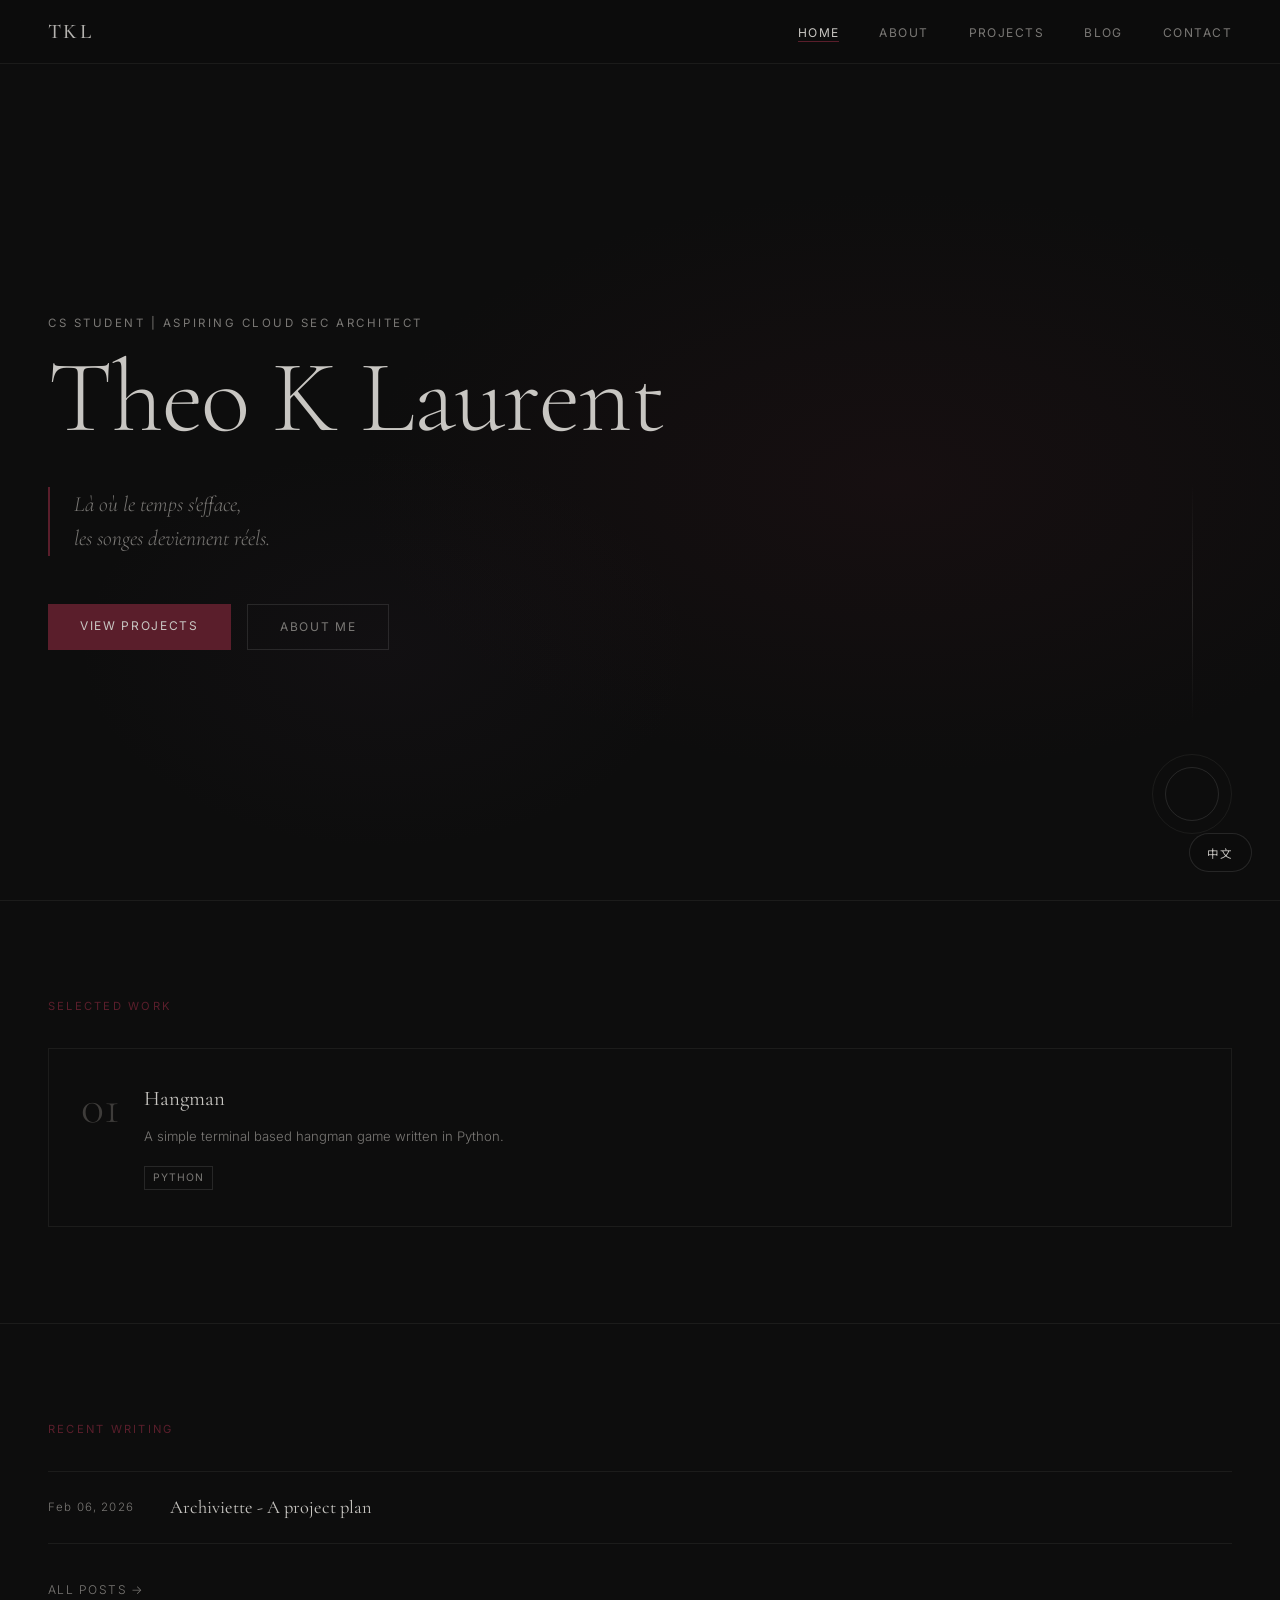
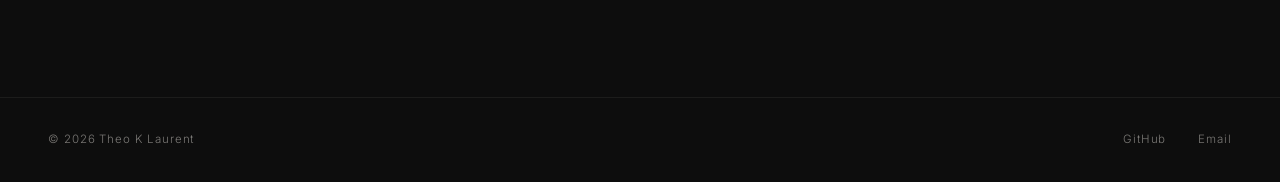
<file: index.html>
<!doctype html>
<html lang="en">
    <head>
        <meta charset="UTF-8" />
        <meta name="viewport" content="width=device-width, initial-scale=1.0" />
        <title data-en-title="Theo K Laurent - CS Student" data-zh-title="刘允佑 - 计算机科学学生">Theo K Laurent - CS Student</title>
        <link rel="preconnect" href="https://fonts.googleapis.com" />
        <link rel="preconnect" href="https://fonts.gstatic.com" crossorigin />
        <link
            href="https://fonts.googleapis.com/css2?family=Cormorant+Garamond:ital,wght@0,300;0,400;0,500;0,600;1,300;1,400;1,500&family=Inter:wght@300;400;500&family=Noto+Sans+SC:wght@300;400;500&display=swap"
            rel="stylesheet"
        />
        <link rel="stylesheet" href="style.css" />
        <script>
            (function () {
                try {
                    if (localStorage.getItem("site-lang") === "zh") {
                        document.documentElement.lang = "zh-CN";
                    }
                } catch (e) {}
            })();
        </script>
    </head>
    <body>
        <nav class="nav">
            <a href="index.html" class="nav-logo">TKL</a>
            <ul class="nav-links">
                <li><a href="index.html" class="active" data-en="Home" data-zh="首页">Home</a></li>
                <li><a href="about.html" data-en="About" data-zh="关于">About</a></li>
                <li><a href="projects.html" data-en="Projects" data-zh="项目">Projects</a></li>
                <li><a href="blog.html" data-en="Blog" data-zh="博客">Blog</a></li>
                <li><a href="contact.html" data-en="Contact" data-zh="联系">Contact</a></li>
            </ul>
            <button class="nav-toggle" aria-label="Toggle menu">
                <span></span><span></span><span></span>
            </button>
        </nav>

        <main>
            <section class="hero">
                <div class="hero-inner">
                    <p class="hero-eyebrow" data-en="CS Student | Aspiring Cloud Sec Architect" data-zh="计算机科学学生 | 立志成为云安全架构师">
                        CS Student | Aspiring Cloud Sec Architect
                    </p>
                    <h1 class="hero-title" data-en="Theo K Laurent" data-zh="刘允佑">Theo K Laurent</h1>
                    <blockquote
                        class="hero-quote"
                        data-en="Là où le temps s'efface,<br />les songes deviennent réels."
                        data-zh="时光消隐之处，<br />梦境化为真实。"
                        data-html
                    >
                        Là où le temps s'efface,<br />les songes deviennent réels.
                    </blockquote>
                    <div class="hero-cta">
                        <a href="projects.html" class="btn-primary" data-en="View Projects" data-zh="查看项目"
                            >View Projects</a
                        >
                        <a href="about.html" class="btn-ghost" data-en="About Me" data-zh="关于我">About Me</a>
                    </div>
                </div>
                <div class="hero-deco" aria-hidden="true">
                    <div class="deco-line"></div>
                    <div class="deco-circle"></div>
                </div>
            </section>

            <section class="section-featured">
                <div class="section-label" data-en="Selected Work" data-zh="精选作品">Selected Work</div>
                <div class="projects-grid">
                    <a href="projects.html" class="project-card">
                        <div class="project-num">01</div>
                        <div class="project-info">
                            <h3>Hangman</h3>
                            <p data-en="A simple terminal based hangman game written in Python." data-zh="一个用 Python 写的简单终端版猎人游戏。">
                                A simple terminal based hangman game written in Python.
                            </p>
                            <span class="tag">Python</span>
                        </div>
                        <div class="project-arrow">→</div>
                    </a>
                </div>
            </section>

            <section class="section-blog-preview">
                <div class="section-label" data-en="Recent Writing" data-zh="近期文章">Recent Writing</div>
                <div class="posts-list">
                    <a href="blog.html" class="post-row">
                        <span class="post-date">Feb 06, 2026</span>
                        <span class="post-title" data-en="Archiviette - A project plan" data-zh="Archiviette —— 一份项目计划"
                            >Archiviette - A project plan</span
                        >
                        <span class="post-arrow">→</span>
                    </a>
                </div>
                <a href="blog.html" class="view-all" data-en="All posts →" data-zh="所有文章 →">All posts →</a>
            </section>
        </main>

        <footer class="footer">
            <span>© 2026 <span data-en="Theo K Laurent" data-zh="刘允佑">Theo K Laurent</span></span>
            <div class="footer-links">
                <a href="https://github.com/itheokl" target="_blank">GitHub</a>
                <a href="mailto:theoklaurent@icloud.com" data-en="Email" data-zh="邮箱">Email</a>
            </div>
        </footer>

        <button class="lang-toggle" aria-label="Switch language">
            <span class="lang-toggle-label">中文</span>
        </button>

        <script src="nav.js"></script>
        <script src="lang-toggle.js"></script>
    </body>
</html>
</file>
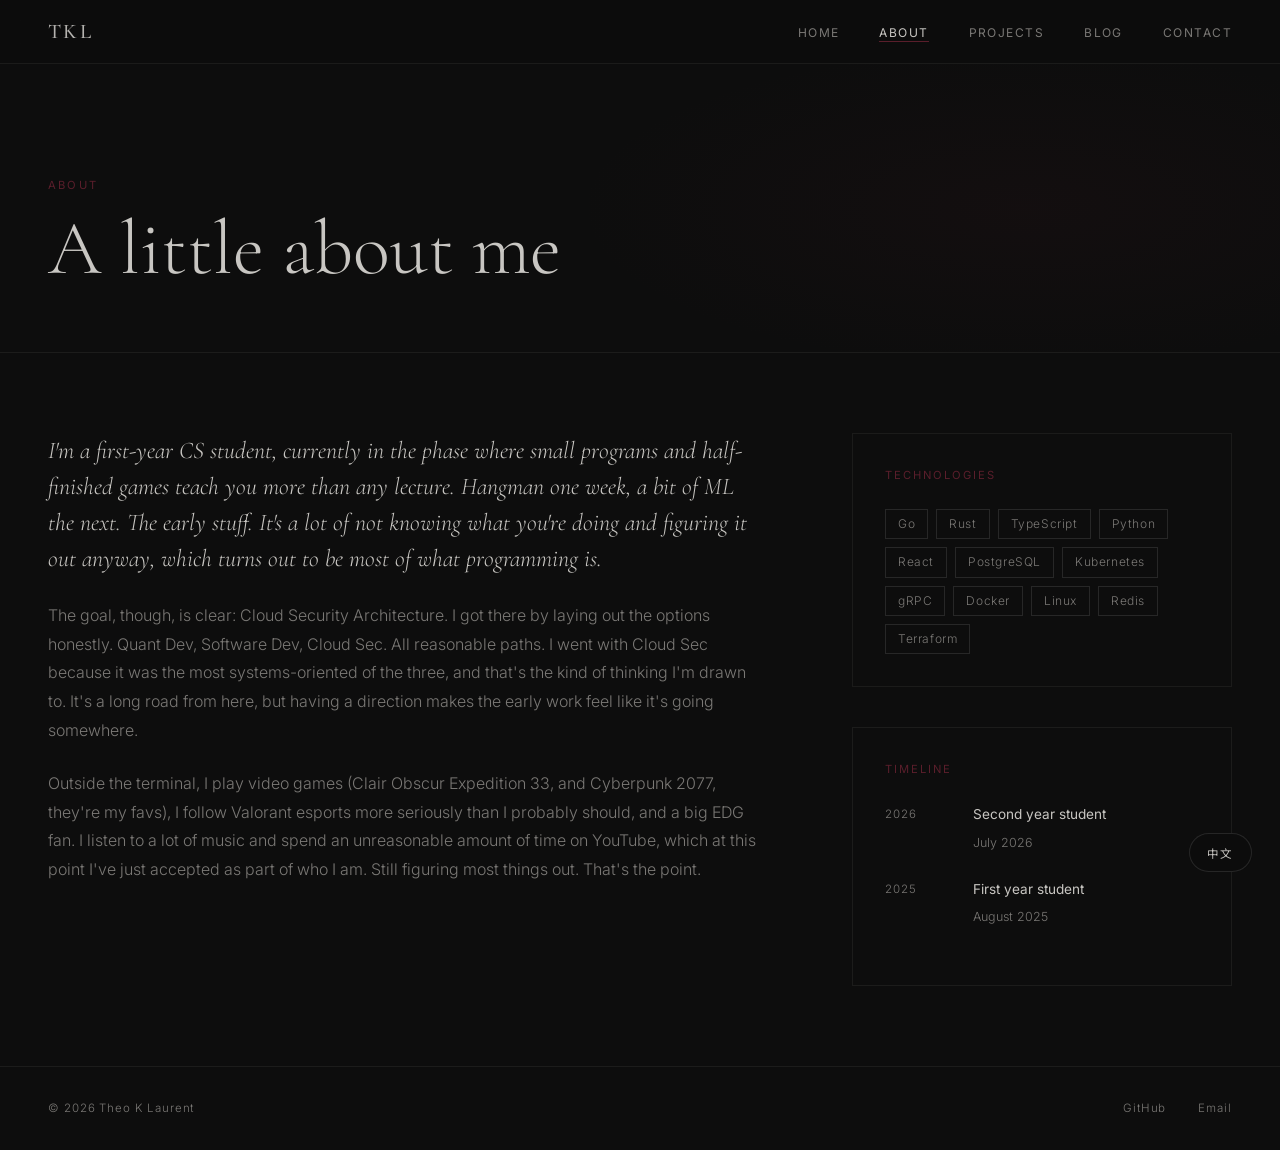
<file: about.html>
<!doctype html>
<html lang="en">
    <head>
        <meta charset="UTF-8" />
        <meta name="viewport" content="width=device-width, initial-scale=1.0" />
        <title data-en-title="About — Theo K Laurent" data-zh-title="关于 — 刘允佑">About — Theo K Laurent</title>
        <link rel="preconnect" href="https://fonts.googleapis.com" />
        <link rel="preconnect" href="https://fonts.gstatic.com" crossorigin />
        <link
            href="https://fonts.googleapis.com/css2?family=Cormorant+Garamond:ital,wght@0,300;0,400;0,500;0,600;1,300;1,400;1,500&family=Inter:wght@300;400;500&family=Noto+Sans+SC:wght@300;400;500&display=swap"
            rel="stylesheet"
        />
        <link rel="stylesheet" href="style.css" />
        <script>
            (function () {
                try {
                    if (localStorage.getItem("site-lang") === "zh") {
                        document.documentElement.lang = "zh-CN";
                    }
                } catch (e) {}
            })();
        </script>
    </head>
    <body>
        <nav class="nav">
            <a href="index.html" class="nav-logo">TKL</a>
            <ul class="nav-links">
                <li><a href="index.html" data-en="Home" data-zh="首页">Home</a></li>
                <li><a href="about.html" class="active" data-en="About" data-zh="关于">About</a></li>
                <li><a href="projects.html" data-en="Projects" data-zh="项目">Projects</a></li>
                <li><a href="blog.html" data-en="Blog" data-zh="博客">Blog</a></li>
                <li><a href="contact.html" data-en="Contact" data-zh="联系">Contact</a></li>
            </ul>
            <button class="nav-toggle" aria-label="Toggle menu">
                <span></span><span></span><span></span>
            </button>
        </nav>

        <main>
            <div class="page-header">
                <div class="section-label" data-en="About" data-zh="关于">About</div>
                <h1 data-en="A little about me" data-zh="关于我的一些事">A little about me</h1>
            </div>

            <div class="about-body">
                <div class="about-text">
                    <p
                        data-en="I'm a first-year CS student, currently in the phase where small programs and half-finished games teach you more than any lecture. Hangman one week, a bit of ML the next. The early stuff. It's a lot of not knowing what you're doing and figuring it out anyway, which turns out to be most of what programming is."
                        data-zh="我是一名计算机科学专业大一学生，现在正处在这样一个阶段：写写小程序、做做半成品小游戏，学到的东西比上课还多。这周写写 Hangman，下周折腾点机器学习。都是些入门的东西。大部分时候是不知道自己在干什么，但还是硬着头皮搞清楚，后来发现，编程本来就是这么回事。"
                    >
                        I'm a first-year CS student, currently in the phase where small programs and half-finished games teach you more than any lecture. Hangman one week, a bit of ML the next. The early stuff. It's a lot of not knowing what you're doing and figuring it out anyway, which turns out to be most of what programming is.
                    </p>
                    <p
                        data-en="The goal, though, is clear: Cloud Security Architecture. I got there by laying out the options honestly. Quant Dev, Software Dev, Cloud Sec. All reasonable paths. I went with Cloud Sec because it was the most systems-oriented of the three, and that's the kind of thinking I'm drawn to. It's a long road from here, but having a direction makes the early work feel like it's going somewhere."
                        data-zh="不过目标是明确的：云安全架构。我是老老实实把几个选项摆出来比较之后才定下来的——量化开发、软件开发、云安全，都是说得过去的路。我选了云安全，因为这三个里它最偏系统层面，而那正是我喜欢思考的方式。从现在到那里还有很长一段路，但有了方向，眼下做的这些基础功夫才感觉不是白费。"
                    >
                        The goal, though, is clear: Cloud Security Architecture. I got there by laying out the options honestly. Quant Dev, Software Dev, Cloud Sec. All reasonable paths. I went with Cloud Sec because it was the most systems-oriented of the three, and that's the kind of thinking I'm drawn to. It's a long road from here, but having a direction makes the early work feel like it's going somewhere.
                    </p>
                    <p
                        data-en="Outside the terminal, I play video games (Clair Obscur Expedition 33, and Cyberpunk 2077, they're my favs), I follow Valorant esports more seriously than I probably should, and a big EDG fan. I listen to a lot of music and spend an unreasonable amount of time on YouTube, which at this point I've just accepted as part of who I am. Still figuring most things out. That's the point."
                        data-zh="不写代码的时候，我会打打游戏（《Clair Obscur：远征33》和《赛博朋克2077》是我最喜欢的两款），也会追 Valorant 电竞比赛，关注程度可能有点超出正常水平，EDG 粉。平时听很多音乐，在 YouTube 上耗的时间长得不太合理，但这点我已经接受了，算是我的一部分。大多数事情还在摸索中。这正是重点所在。"
                    >
                        Outside the terminal, I play video games (Clair Obscur Expedition 33, and Cyberpunk 2077, they're my favs), I follow Valorant esports more seriously than I probably should, and a big EDG fan. I listen to a lot of music and spend an unreasonable amount of time on YouTube, which at this point I've just accepted as part of who I am. Still figuring most things out. That's the point.
                    </p>
                </div>

                <div>
                    <div class="skills-block">
                        <h3 data-en="Technologies" data-zh="技术栈">Technologies</h3>
                        <ul class="skill-list">
                            <li>Go</li>
                            <li>Rust</li>
                            <li>TypeScript</li>
                            <li>Python</li>
                            <li>React</li>
                            <li>PostgreSQL</li>
                            <li>Kubernetes</li>
                            <li>gRPC</li>
                            <li>Docker</li>
                            <li>Linux</li>
                            <li>Redis</li>
                            <li>Terraform</li>
                        </ul>
                    </div>

                    <div
                        class="timeline"
                        style="
                            margin-top: 2.5rem;
                            border: 1px solid var(--border);
                            padding: 2rem;
                        "
                    >
                        <h3 data-en="Timeline" data-zh="时间线">Timeline</h3>
                        <div class="timeline-item">
                            <span class="tl-year">2026</span>
                            <div class="tl-content">
                                <strong data-en="Second year student" data-zh="大二学生">Second year student</strong>
                                <span data-en="July 2026" data-zh="2026 年 7 月">July 2026</span>
                            </div>
                        </div>
                        <div class="timeline-item">
                            <span class="tl-year">2025</span>
                            <div class="tl-content">
                                <strong data-en="First year student" data-zh="大一学生">First year student</strong>
                                <span data-en="August 2025" data-zh="2025 年 8 月">August 2025</span>
                            </div>
                        </div>
                    </div>
                </div>
            </div>
        </main>

        <footer class="footer">
            <span>© 2026 <span data-en="Theo K Laurent" data-zh="刘允佑">Theo K Laurent</span></span>
            <div class="footer-links">
                <a href="https://github.com/itheokl" target="_blank">GitHub</a>
                <a href="mailto:theoklaurent@icloud.com" data-en="Email" data-zh="邮箱">Email</a>
            </div>
        </footer>

        <button class="lang-toggle" aria-label="Switch language">
            <span class="lang-toggle-label">中文</span>
        </button>

        <script src="nav.js"></script>
        <script src="lang-toggle.js"></script>
    </body>
</html>
</file>
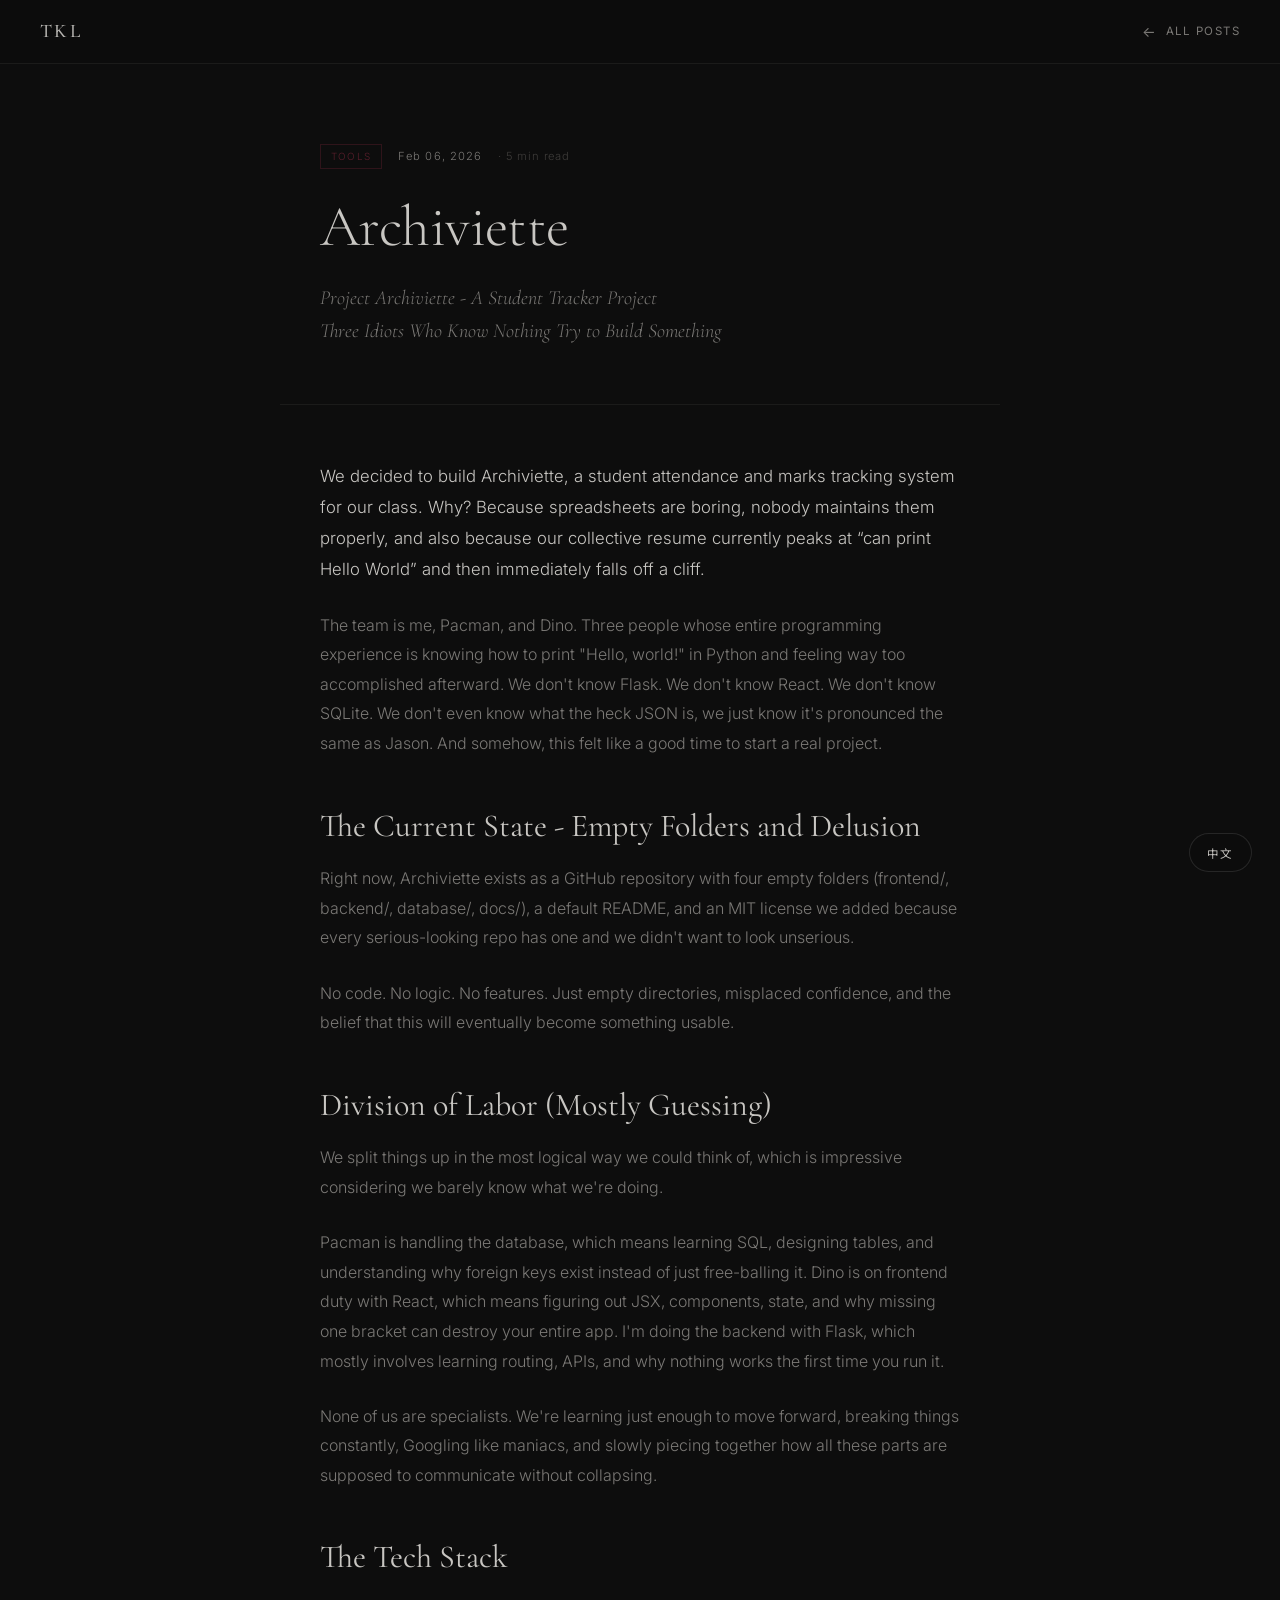
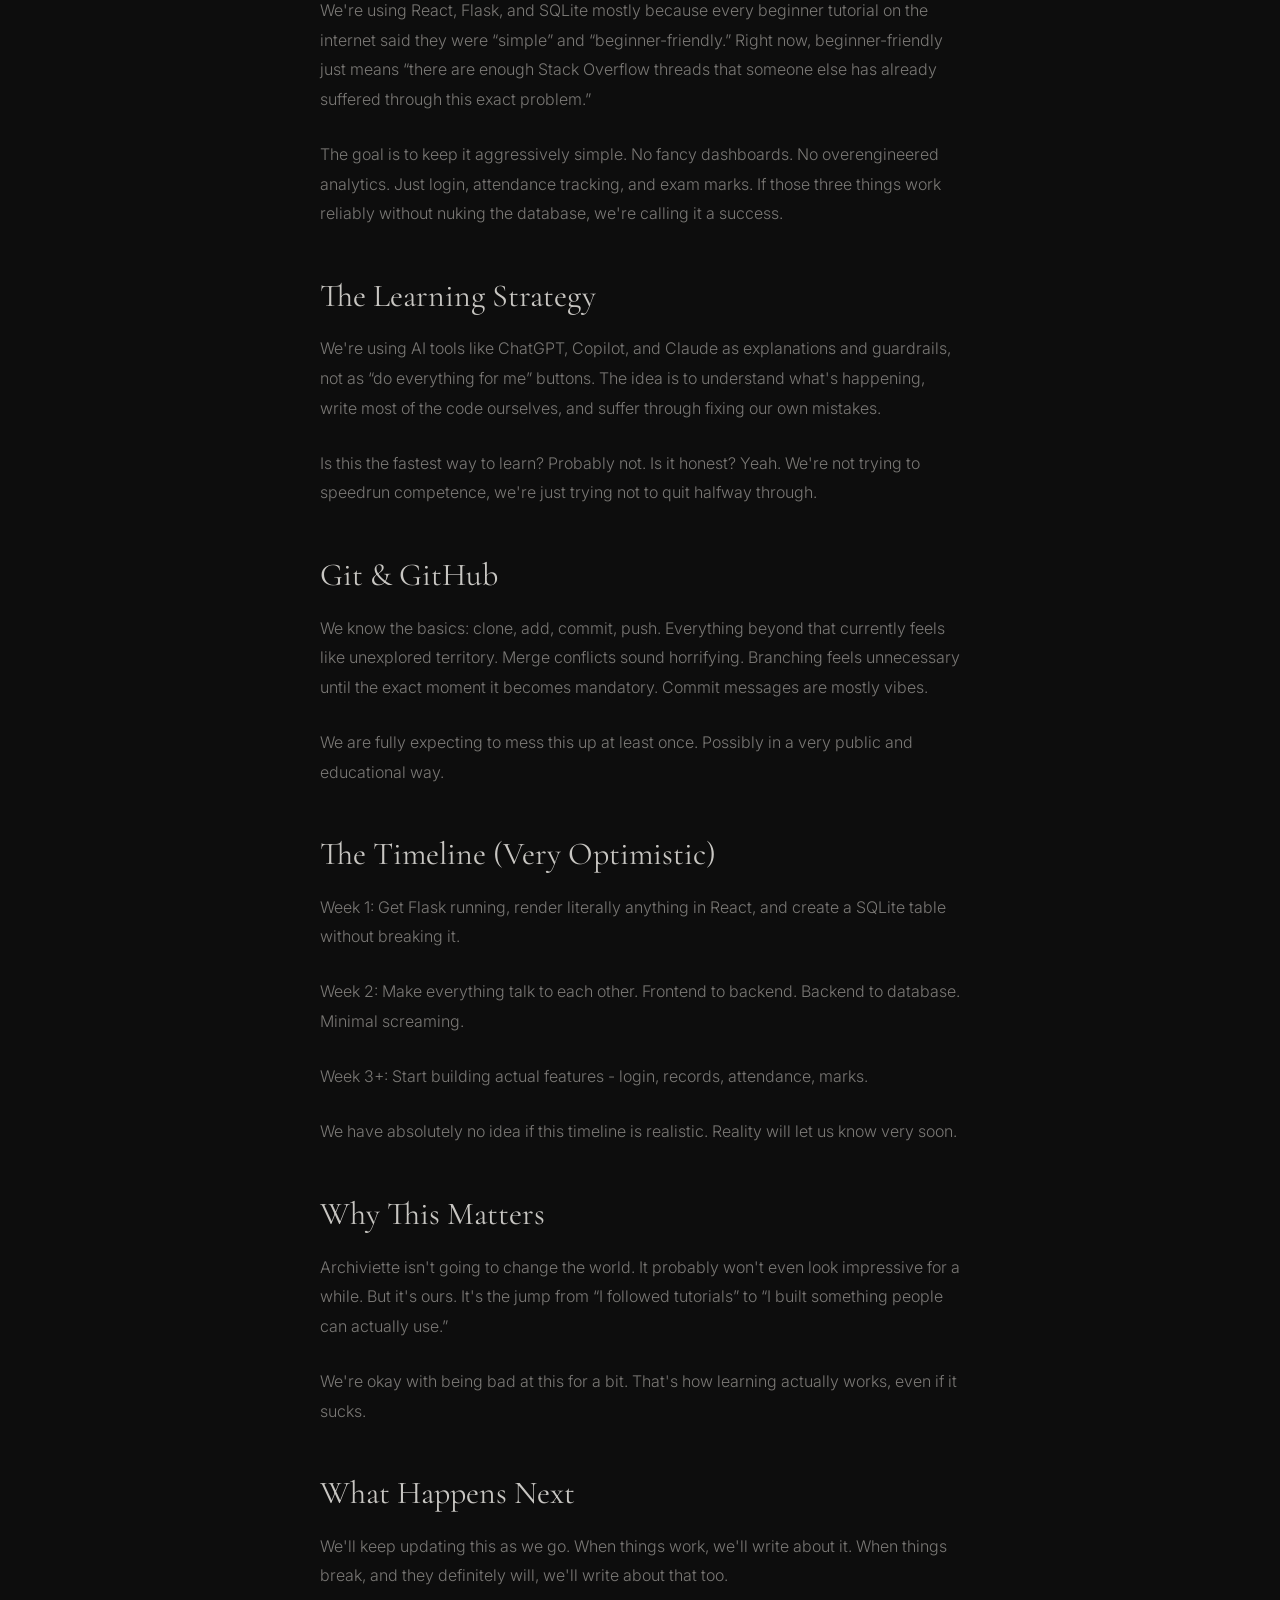
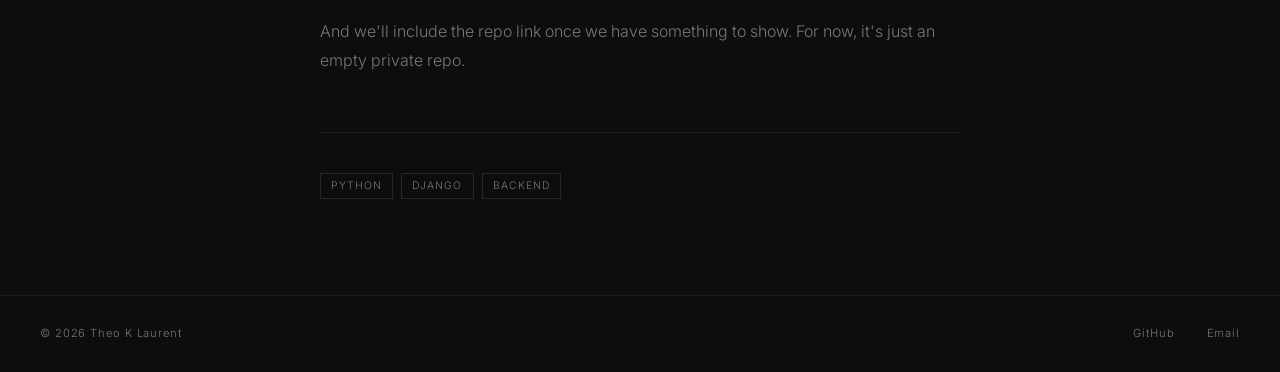
<file: archiviette.html>
<!doctype html>
<html lang="en">
    <head>
        <meta charset="UTF-8" />
        <meta name="viewport" content="width=device-width, initial-scale=1.0" />

        <title data-en-title="Archiviette - Theo K Laurent" data-zh-title="Archiviette - 刘允佑">Archiviette - Theo K Laurent</title>

        <link rel="preconnect" href="https://fonts.googleapis.com" />
        <link rel="preconnect" href="https://fonts.gstatic.com" crossorigin />
        <link
            href="https://fonts.googleapis.com/css2?family=Cormorant+Garamond:ital,wght@0,300;0,400;0,500;1,300;1,400;1,500&family=Inter:wght@300;400;500&family=Noto+Sans+SC:wght@300;400;500&display=swap"
            rel="stylesheet"
        />
        <script>
            (function () {
                try {
                    if (localStorage.getItem("site-lang") === "zh") {
                        document.documentElement.lang = "zh-CN";
                    }
                } catch (e) {}
            })();
        </script>


        <style>
            :root {
                --bg: #0d0d0d;
                --surface: #2a1f1b;
                --accent: #5a1e2b;
                --plum: #4a314d;
                --text: #c8c6c2;
                --dim: #7a7875;
                --faint: #3e3c3a;
                --border: rgba(200, 198, 194, 0.08);
                --border-md: rgba(200, 198, 194, 0.14);
                --ease: cubic-bezier(0.16, 1, 0.3, 1);
                --font-head: "Cormorant Garamond", Georgia, serif;
                --font-body: "Inter", "Noto Sans SC", system-ui, sans-serif;
            }

            *,
            *::before,
            *::after {
                box-sizing: border-box;
                margin: 0;
                padding: 0;
            }
            html {
                scroll-behavior: smooth;
            }
            body {
                background: var(--bg);
                color: var(--text);
                font-family: var(--font-body);
                font-size: 15px;
                font-weight: 300;
                line-height: 1.75;
                -webkit-font-smoothing: antialiased;
            }
            a {
                color: inherit;
                text-decoration: none;
            }
            ::selection {
                background: rgba(90, 30, 43, 0.4);
                color: var(--text);
            }
            ::-webkit-scrollbar {
                width: 4px;
            }
            ::-webkit-scrollbar-track {
                background: var(--bg);
            }
            ::-webkit-scrollbar-thumb {
                background: var(--faint);
                border-radius: 2px;
            }

            .nav {
                position: fixed;
                top: 0;
                left: 0;
                right: 0;
                z-index: 100;
                display: flex;
                align-items: center;
                justify-content: space-between;
                padding: 0 2.5rem;
                height: 64px;
                background: rgba(13, 13, 13, 0.88);
                backdrop-filter: blur(12px);
                border-bottom: 1px solid var(--border);
            }
            .nav-logo {
                font-family: var(--font-head);
                font-size: 1.2rem;
                font-weight: 500;
                letter-spacing: 0.12em;
                color: var(--text);
                opacity: 0.9;
            }
            .nav-logo:hover {
                opacity: 1;
            }
            .nav-back {
                display: flex;
                align-items: center;
                gap: 0.5rem;
                font-size: 0.72rem;
                font-weight: 400;
                letter-spacing: 0.12em;
                text-transform: uppercase;
                color: var(--dim);
                transition: color 0.2s;
            }
            .nav-back:hover {
                color: var(--text);
            }
            .nav-back::before {
                content: "←";
                font-size: 0.9rem;
            }
            .lang-toggle {
                position: fixed;
                bottom: 1.75rem;
                right: 1.75rem;
                z-index: 200;
                font-family: var(--font-body);
                font-size: 0.72rem;
                font-weight: 400;
                letter-spacing: 0.1em;
                color: var(--text);
                background: rgba(13, 13, 13, 0.9);
                border: 1px solid var(--border-md);
                padding: 0.65rem 1.1rem;
                border-radius: 999px;
                cursor: pointer;
                backdrop-filter: blur(10px);
                transition: border-color 0.2s, background 0.2s, transform 0.2s;
            }
            .lang-toggle:hover {
                border-color: var(--dim);
                background: rgba(13, 13, 13, 0.97);
                transform: translateY(-1px);
            }

            main {
                padding-top: 64px;
            }

            .post-header {
                max-width: 720px;
                margin: 0 auto;
                padding: 5rem 2.5rem 3.5rem;
                border-bottom: 1px solid var(--border);
                animation: fadeUp 0.7s var(--ease) both;
            }

            .post-meta {
                display: flex;
                align-items: center;
                gap: 1rem;
                margin-bottom: 1.75rem;
                flex-wrap: wrap;
            }

            .post-category {
                font-size: 0.62rem;
                letter-spacing: 0.12em;
                text-transform: uppercase;
                color: var(--accent);
                border: 1px solid rgba(90, 30, 43, 0.45);
                padding: 3px 10px;
            }

            .post-date {
                font-size: 0.7rem;
                letter-spacing: 0.1em;
                color: var(--dim);
            }

            .post-read-time {
                font-size: 0.7rem;
                letter-spacing: 0.08em;
                color: var(--faint);
            }

            .post-title {
                font-family: var(--font-head);
                font-size: clamp(2rem, 5vw, 3.6rem);
                font-weight: 300;
                line-height: 1.05;
                letter-spacing: -0.01em;
                color: var(--text);
                margin-bottom: 1.5rem;
            }

            .post-subtitle {
                font-family: var(--font-head);
                font-style: italic;
                font-size: clamp(1.05rem, 1.8vw, 1.25rem);
                font-weight: 300;
                color: var(--dim);
                line-height: 1.65;
            }

            .post-body {
                max-width: 720px;
                margin: 0 auto;
                padding: 3.5rem 2.5rem 6rem;
                animation: fadeUp 0.75s var(--ease) 0.1s both;
            }

            /* ─── Typography ─── */
            .post-body p {
                font-size: 1rem;
                color: var(--dim);
                line-height: 1.85;
                margin-bottom: 1.6rem;
            }
            .post-body p:first-child {
                color: var(--text);
                font-size: 1.05rem;
            }

            .post-body h2 {
                font-family: var(--font-head);
                font-size: clamp(1.4rem, 3vw, 2rem);
                font-weight: 400;
                color: var(--text);
                line-height: 1.2;
                margin: 3rem 0 1.2rem;
            }
            .post-body h3 {
                font-family: var(--font-head);
                font-size: clamp(1.1rem, 2vw, 1.4rem);
                font-weight: 400;
                color: var(--text);
                line-height: 1.3;
                margin: 2.5rem 0 1rem;
            }

            .post-body a {
                color: var(--text);
                border-bottom: 1px solid rgba(200, 198, 194, 0.2);
                transition:
                    border-color 0.2s,
                    color 0.2s;
            }
            .post-body a:hover {
                border-color: var(--accent);
                color: var(--text);
            }

            .post-body strong {
                font-weight: 500;
                color: var(--text);
            }

            .post-body em {
                font-style: italic;
                color: var(--text);
            }

            .post-body ul,
            .post-body ol {
                padding-left: 1.5rem;
                margin-bottom: 1.6rem;
                color: var(--dim);
            }
            .post-body li {
                margin-bottom: 0.5rem;
                line-height: 1.8;
            }
            .post-body ul li::marker {
                color: var(--faint);
            }
            .post-body ol li::marker {
                color: var(--dim);
                font-variant-numeric: tabular-nums;
            }

            .post-body blockquote {
                border-left: 2px solid var(--accent);
                padding: 0.25rem 0 0.25rem 1.5rem;
                margin: 2.5rem 0;
            }
            .post-body blockquote p {
                font-family: var(--font-head);
                font-style: italic;
                font-size: clamp(1rem, 1.8vw, 1.2rem);
                color: var(--text);
                line-height: 1.6;
                margin: 0;
            }
            .post-body blockquote cite {
                display: block;
                font-size: 0.75rem;
                color: var(--dim);
                margin-top: 0.6rem;
                font-style: normal;
                letter-spacing: 0.06em;
            }

            .post-body hr {
                border: none;
                border-top: 1px solid var(--border);
                margin: 3rem 0;
            }

            .post-body code {
                font-family: "SF Mono", "Fira Code", "Cascadia Code", monospace;
                font-size: 0.82em;
                background: rgba(200, 198, 194, 0.06);
                border: 1px solid var(--border-md);
                padding: 0.15em 0.45em;
                color: var(--text);
            }

            .post-body pre {
                background: var(--surface);
                border: 1px solid var(--border);
                padding: 1.5rem;
                margin: 2rem 0;
                overflow-x: auto;
            }
            .post-body pre code {
                background: none;
                border: none;
                padding: 0;
                font-size: 0.83rem;
                line-height: 1.7;
                color: var(--text);
            }

            .post-body img {
                width: 100%;
                display: block;
                margin: 2.5rem 0;
                border: 1px solid var(--border);
            }
            .post-body figure {
                margin: 2.5rem 0;
            }
            .post-body figcaption {
                font-size: 0.75rem;
                color: var(--dim);
                text-align: center;
                margin-top: 0.75rem;
                letter-spacing: 0.06em;
            }

            .post-body .aside {
                border: 1px solid var(--border);
                background: rgba(42, 31, 27, 0.3);
                padding: 1.25rem 1.5rem;
                margin: 2.5rem 0;
                font-size: 0.85rem;
                color: var(--dim);
                line-height: 1.75;
            }
            .post-body .aside p {
                font-size: 0.85rem;
                margin-bottom: 0;
                color: var(--dim);
            }
            .post-body .aside p:first-child {
                color: var(--dim);
            }

            .post-tags {
                display: flex;
                flex-wrap: wrap;
                gap: 8px;
                margin-top: 3.5rem;
                padding-top: 2.5rem;
                border-top: 1px solid var(--border);
            }
            .post-tags span {
                font-size: 0.65rem;
                letter-spacing: 0.1em;
                text-transform: uppercase;
                color: var(--dim);
                border: 1px solid var(--border-md);
                padding: 3px 10px;
            }

            .post-nav {
                max-width: 720px;
                margin: 0 auto;
                padding: 0 2.5rem 5rem;
                display: grid;
                grid-template-columns: 1fr 1fr;
                gap: 1px;
                border-top: 1px solid var(--border);
            }
            .post-nav a {
                padding: 1.75rem 0;
                border: none;
                transition: background 0.2s;
            }
            .post-nav a:hover {
                background: rgba(255, 255, 255, 0.02);
            }
            .post-nav .nav-dir {
                display: block;
                font-size: 0.65rem;
                letter-spacing: 0.16em;
                text-transform: uppercase;
                color: var(--faint);
                margin-bottom: 0.6rem;
            }
            .post-nav .nav-title {
                font-family: var(--font-head);
                font-size: 1.1rem;
                font-weight: 300;
                color: var(--dim);
                line-height: 1.3;
                transition: color 0.2s;
            }
            .post-nav a:hover .nav-title {
                color: var(--text);
            }
            .post-nav .next {
                text-align: right;
                border-left: 1px solid var(--border);
                padding-left: 2rem;
            }
            .post-nav .prev {
                padding-right: 2rem;
            }

            .footer {
                padding: 1.75rem 2.5rem;
                border-top: 1px solid var(--border);
                display: flex;
                align-items: center;
                justify-content: space-between;
                font-size: 0.7rem;
                color: var(--dim);
                letter-spacing: 0.08em;
            }
            .footer-links {
                display: flex;
                gap: 2rem;
            }
            .footer-links a:hover {
                color: var(--text);
                transition: color 0.2s;
            }

            @keyframes fadeUp {
                from {
                    opacity: 0;
                    transform: translateY(16px);
                }
                to {
                    opacity: 1;
                    transform: translateY(0);
                }
            }

            @media (max-width: 640px) {
                .nav {
                    padding: 0 1.25rem;
                }
                .lang-toggle {
                    bottom: 1.25rem;
                    right: 1.25rem;
                    padding: 0.55rem 0.95rem;
                    font-size: 0.68rem;
                }
                .post-header,
                .post-body,
                .post-nav {
                    padding-left: 1.25rem;
                    padding-right: 1.25rem;
                }
                .post-nav {
                    grid-template-columns: 1fr;
                }
                .post-nav .next {
                    text-align: left;
                    border-left: none;
                    border-top: 1px solid var(--border);
                    padding-left: 0;
                    padding-top: 1.5rem;
                }
                .footer {
                    flex-direction: column;
                    gap: 0.75rem;
                }
            }
        </style>
    </head>
    <body>
        <header class="nav">
            <a href="index.html" class="nav-logo">TKL</a>
            <a href="blog.html" class="nav-back" data-en="All Posts" data-zh="所有文章">All Posts</a>
        </header>

        <main>
            <header class="post-header">
                <div class="post-meta">
                    <span class="post-category" data-en="Tools" data-zh="工具">Tools</span>
                    <span class="post-date">Feb 06, 2026</span>
                    <span class="post-read-time" data-en="· 5 min read" data-zh="· 5 分钟阅读">· 5 min read</span>
                </div>

                <h1 class="post-title">Archiviette</h1>

                <p
                    class="post-subtitle"
                    data-en="Project Archiviette - A Student Tracker Project <br />Three Idiots Who Know Nothing Try to Build Something"
                    data-zh="Archiviette 项目 —— 一个学生信息跟踪系统 <br />三个什么都不会的家伙，硬着头皮要做出点东西"
                    data-html
                >
                    Project Archiviette - A Student Tracker Project <br />
                    Three Idiots Who Know Nothing Try to Build Something
                </p>
            </header>
            <article class="post-body">
                <p
                    data-en="We decided to build Archiviette, a student attendance and marks tracking system for our class. Why? Because spreadsheets are boring, nobody maintains them properly, and also because our collective resume currently peaks at &ldquo;can print Hello World&rdquo; and then immediately falls off a cliff."
                    data-zh="我们决定做 Archiviette，一个给我们班用的学生出勤和成绩跟踪系统。为什么？因为表格太无聊了，也没人会好好维护它，另外还因为我们几个人的简历加在一起，巅峰水平大概也就停留在「会打印 Hello World」，再往后就直接断崖式下跌了。"
                >
                    We decided to build Archiviette, a student attendance and
                    marks tracking system for our class. Why? Because
                    spreadsheets are boring, nobody maintains them properly, and
                    also because our collective resume currently peaks at “can
                    print Hello World” and then immediately falls off a cliff.
                </p>

                <p
                    data-en="The team is me, Pacman, and Dino. Three people whose entire programming experience is knowing how to print &quot;Hello, world!&quot; in Python and feeling way too accomplished afterward. We don't know Flask. We don't know React. We don't know SQLite. We don't even know what the heck JSON is, we just know it's pronounced the same as Jason. And somehow, this felt like a good time to start a real project."
                    data-zh="团队成员是我、Pacman 和 Dino。三个人全部的编程经验加起来，就是知道怎么用 Python 打印「Hello, world!」，然后还为此小小得意了一下。我们不会 Flask。不会 React。不会 SQLite。甚至连 JSON 到底是什么都不太清楚，只知道它读音跟「Jason」一样。然后不知道怎么的，我们就觉得现在正好是开始一个真正项目的好时机。"
                >
                    The team is me, Pacman, and Dino. Three people whose entire
                    programming experience is knowing how to print "Hello,
                    world!" in Python and feeling way too accomplished
                    afterward. We don't know Flask. We don't know React. We
                    don't know SQLite. We don't even know what the heck JSON is,
                    we just know it's pronounced the same as Jason. And somehow,
                    this felt like a good time to start a real project.
                </p>

                <h2 data-en="The Current State - Empty Folders and Delusion" data-zh="目前的状态 —— 空文件夹和不切实际的幻想">The Current State - Empty Folders and Delusion</h2>

                <p
                    data-en="Right now, Archiviette exists as a GitHub repository with four empty folders (frontend/, backend/, database/, docs/), a default README, and an MIT license we added because every serious-looking repo has one and we didn't want to look unserious."
                    data-zh="目前为止，Archiviette 的全部存在形式就是一个 GitHub 仓库，里面有四个空文件夹（frontend/、backend/、database/、docs/）、一份默认的 README，还有一份 MIT 许可证——加这个纯粹是因为看起来正经的仓库都有一个，我们不想显得不正经。"
                >
                    Right now, Archiviette exists as a GitHub repository with
                    four empty folders (frontend/, backend/, database/, docs/),
                    a default README, and an MIT license we added because every
                    serious-looking repo has one and we didn't want to look
                    unserious.
                </p>
                <p
                    data-en="No code. No logic. No features. Just empty directories, misplaced confidence, and the belief that this will eventually become something usable."
                    data-zh="没有代码。没有逻辑。没有功能。只有空文件夹、一些放错地方的自信，以及「这玩意儿总有一天会变得能用」的信念。"
                >
                    No code. No logic. No features. Just empty directories,
                    misplaced confidence, and the belief that this will
                    eventually become something usable.
                </p>

                <h2 data-en="Division of Labor (Mostly Guessing)" data-zh="分工（基本靠猜）">Division of Labor (Mostly Guessing)</h2>
                <p
                    data-en="We split things up in the most logical way we could think of, which is impressive considering we barely know what we're doing."
                    data-zh="我们尽量按照最合理的方式分了工，考虑到我们几个其实都不太清楚自己在干什么，这已经算是挺了不起了。"
                >
                    We split things up in the most logical way we could think
                    of, which is impressive considering we barely know what
                    we're doing.
                </p>
                <p
                    data-en="Pacman is handling the database, which means learning SQL, designing tables, and understanding why foreign keys exist instead of just free-balling it. Dino is on frontend duty with React, which means figuring out JSX, components, state, and why missing one bracket can destroy your entire app. I'm doing the backend with Flask, which mostly involves learning routing, APIs, and why nothing works the first time you run it."
                    data-zh="Pacman 负责数据库，意味着要学 SQL、设计表结构，还要搞清楚外键到底是干什么用的，而不是随便糊弄过去。Dino 负责前端，用 React，意味着要弄明白 JSX、组件、state，以及为什么少打一个括号就能让整个应用崩掉。我负责用 Flask 写后端，主要就是学路由、API，以及为什么代码第一次跑永远跑不通。"
                >
                    Pacman is handling the database, which means learning SQL,
                    designing tables, and understanding why foreign keys exist
                    instead of just free-balling it. Dino is on frontend duty
                    with React, which means figuring out JSX, components, state,
                    and why missing one bracket can destroy your entire app. I'm
                    doing the backend with Flask, which mostly involves learning
                    routing, APIs, and why nothing works the first time you run
                    it.
                </p>
                <p
                    data-en="None of us are specialists. We're learning just enough to move forward, breaking things constantly, Googling like maniacs, and slowly piecing together how all these parts are supposed to communicate without collapsing."
                    data-zh="我们三个谁都不是专家。我们只是学到刚好够往前走的程度，不停地把东西搞坏，疯狂地搜索引擎，然后一点点拼出这些部分到底该怎么互相沟通，而且还不能整个垮掉。"
                >
                    None of us are specialists. We're learning just enough to
                    move forward, breaking things constantly, Googling like
                    maniacs, and slowly piecing together how all these parts are
                    supposed to communicate without collapsing.
                </p>

                <h2 data-en="The Tech Stack" data-zh="技术栈">The Tech Stack</h2>
                <p
                    data-en="We're using React, Flask, and SQLite mostly because every beginner tutorial on the internet said they were &ldquo;simple&rdquo; and &ldquo;beginner-friendly.&rdquo; Right now, beginner-friendly just means &ldquo;there are enough Stack Overflow threads that someone else has already suffered through this exact problem.&rdquo;"
                    data-zh="我们用 React、Flask 和 SQLite，主要是因为网上每个新手教程都说这几个「简单」、「对新手友好」。现阶段，所谓「对新手友好」基本就等于「Stack Overflow 上已经有足够多帖子，说明已经有别人替你受过这个苦了」。"
                >
                    We're using React, Flask, and SQLite mostly because every
                    beginner tutorial on the internet said they were “simple”
                    and “beginner-friendly.” Right now, beginner-friendly just
                    means “there are enough Stack Overflow threads that someone
                    else has already suffered through this exact problem.”
                </p>
                <p
                    data-en="The goal is to keep it aggressively simple. No fancy dashboards. No overengineered analytics. Just login, attendance tracking, and exam marks. If those three things work reliably without nuking the database, we're calling it a success."
                    data-zh="目标是尽可能保持简单，简单到有点极端的程度。没有花里胡哨的仪表盘，没有过度设计的数据分析，就只有登录、出勤记录和考试成绩这三件事。只要这三样能稳定运行、不把数据库炸掉，我们就算它成功。"
                >
                    The goal is to keep it aggressively simple. No fancy
                    dashboards. No overengineered analytics. Just login,
                    attendance tracking, and exam marks. If those three things
                    work reliably without nuking the database, we're calling it
                    a success.
                </p>

                <h2 data-en="The Learning Strategy" data-zh="学习策略">The Learning Strategy</h2>
                <p
                    data-en="We're using AI tools like ChatGPT, Copilot, and Claude as explanations and guardrails, not as &ldquo;do everything for me&rdquo; buttons. The idea is to understand what's happening, write most of the code ourselves, and suffer through fixing our own mistakes."
                    data-zh="我们把 ChatGPT、Copilot、Claude 这类 AI 工具当作讲解和护栏来用，而不是当成「帮我把一切都做完」的按钮。核心想法是要搞清楚到底发生了什么，大部分代码自己写，自己犯的错也自己受着、自己修。"
                >
                    We're using AI tools like ChatGPT, Copilot, and Claude as
                    explanations and guardrails, not as “do everything for me”
                    buttons. The idea is to understand what's happening, write
                    most of the code ourselves, and suffer through fixing our
                    own mistakes.
                </p>
                <p
                    data-en="Is this the fastest way to learn? Probably not. Is it honest? Yeah. We're not trying to speedrun competence, we're just trying not to quit halfway through."
                    data-zh="这是学习最快的方式吗？大概不是。这是不是一种实在的方式？算是。我们不是想速通到「精通」，只是想别在做到一半的时候放弃。"
                >
                    Is this the fastest way to learn? Probably not. Is it
                    honest? Yeah. We're not trying to speedrun competence, we're
                    just trying not to quit halfway through.
                </p>

                <h2 data-en="Git &amp; GitHub" data-zh="Git 和 GitHub">Git &amp; GitHub</h2>
                <p
                    data-en="We know the basics: clone, add, commit, push. Everything beyond that currently feels like unexplored territory. Merge conflicts sound horrifying. Branching feels unnecessary until the exact moment it becomes mandatory. Commit messages are mostly vibes."
                    data-zh="我们知道一些基础操作：clone、add、commit、push。除此之外的一切目前都感觉像未知领域。合并冲突听起来很吓人。分支这个东西在它变得非用不可之前，一直感觉没什么必要。提交说明基本靠感觉写。"
                >
                    We know the basics: clone, add, commit, push. Everything
                    beyond that currently feels like unexplored territory. Merge
                    conflicts sound horrifying. Branching feels unnecessary
                    until the exact moment it becomes mandatory. Commit messages
                    are mostly vibes.
                </p>
                <p
                    data-en="We are fully expecting to mess this up at least once. Possibly in a very public and educational way."
                    data-zh="我们已经做好心理准备，这中间至少会搞砸一次，而且很可能是以一种非常公开、非常有教育意义的方式搞砸。"
                >
                    We are fully expecting to mess this up at least once.
                    Possibly in a very public and educational way.
                </p>

                <h2 data-en="The Timeline (Very Optimistic)" data-zh="时间安排（非常乐观的版本）">The Timeline (Very Optimistic)</h2>
                <p
                    data-en="Week 1: Get Flask running, render literally anything in React, and create a SQLite table without breaking it."
                    data-zh="第一周：把 Flask 跑起来，用 React 随便渲染点什么出来，再建一张 SQLite 表，并且别把它搞坏。"
                >
                    Week 1: Get Flask running, render literally anything in
                    React, and create a SQLite table without breaking it.
                </p>
                <p
                    data-en="Week 2: Make everything talk to each other. Frontend to backend. Backend to database. Minimal screaming."
                    data-zh="第二周：让所有部分能互相通信。前端连后端，后端连数据库。过程中尽量少崩溃尖叫。"
                >
                    Week 2: Make everything talk to each other. Frontend to
                    backend. Backend to database. Minimal screaming.
                </p>
                <p
                    data-en="Week 3+: Start building actual features - login, records, attendance, marks."
                    data-zh="第三周及之后：开始做真正的功能——登录、记录、出勤、成绩。"
                >
                    Week 3+: Start building actual features - login, records,
                    attendance, marks.
                </p>
                <p
                    data-en="We have absolutely no idea if this timeline is realistic. Reality will let us know very soon."
                    data-zh="我们完全不知道这个时间安排是否现实。现实很快就会告诉我们答案。"
                >
                    We have absolutely no idea if this timeline is realistic.
                    Reality will let us know very soon.
                </p>

                <h2 data-en="Why This Matters" data-zh="为什么这件事重要">Why This Matters</h2>
                <p
                    data-en="Archiviette isn't going to change the world. It probably won't even look impressive for a while. But it's ours. It's the jump from &ldquo;I followed tutorials&rdquo; to &ldquo;I built something people can actually use.&rdquo;"
                    data-zh="Archiviette 不会改变世界。短时间内可能看起来也没什么了不起。但它是我们自己的东西。它是从「我跟着教程做了一遍」到「我做出了一个别人真能用的东西」之间的那一步跨越。"
                >
                    Archiviette isn't going to change the world. It probably
                    won't even look impressive for a while. But it's ours. It's
                    the jump from “I followed tutorials” to “I built something
                    people can actually use.”
                </p>
                <p
                    data-en="We're okay with being bad at this for a bit. That's how learning actually works, even if it sucks."
                    data-zh="我们能接受自己在这件事上一开始做得不好。这本来就是学习的真实过程，哪怕过程挺糟心的。"
                >
                    We're okay with being bad at this for a bit. That's how
                    learning actually works, even if it sucks.
                </p>

                <h2 data-en="What Happens Next" data-zh="接下来会怎样">What Happens Next</h2>
                <p
                    data-en="We'll keep updating this as we go. When things work, we'll write about it. When things break, and they definitely will, we'll write about that too."
                    data-zh="我们会一边做一边持续更新。东西能跑通的时候，我们会写下来。东西崩掉的时候——肯定会崩——我们也会写下来。"
                >
                    We'll keep updating this as we go. When things work, we'll
                    write about it. When things break, and they definitely will,
                    we'll write about that too.
                </p>
                <p
                    data-en="And we'll include the repo link once we have something to show. For now, it's just an empty private repo."
                    data-zh="等我们有点东西能拿出来看的时候，会把仓库链接加上来。现在它还只是一个空的私有仓库。"
                >
                    And we'll include the repo link once we have something to
                    show. For now, it's just an empty private repo.
                </p>

                <div class="post-tags">
                    <span>Python</span>
                    <span>Django</span>
                    <span data-en="Backend" data-zh="后端">Backend</span>
                </div>
            </article>
        </main>

        <footer class="footer">
            <span>© 2026 <span data-en="Theo K Laurent" data-zh="刘允佑">Theo K Laurent</span></span>
            <div class="footer-links">
                <a href="https://github.com/itheokl" target="_blank">GitHub</a>
                <a href="mailto:theoklaurent@icloud.com" data-en="Email" data-zh="邮箱">Email</a>
            </div>
        </footer>

        <button class="lang-toggle" aria-label="Switch language">
            <span class="lang-toggle-label">中文</span>
        </button>

        <script src="lang-toggle.js"></script>
    </body>
</html>
</file>
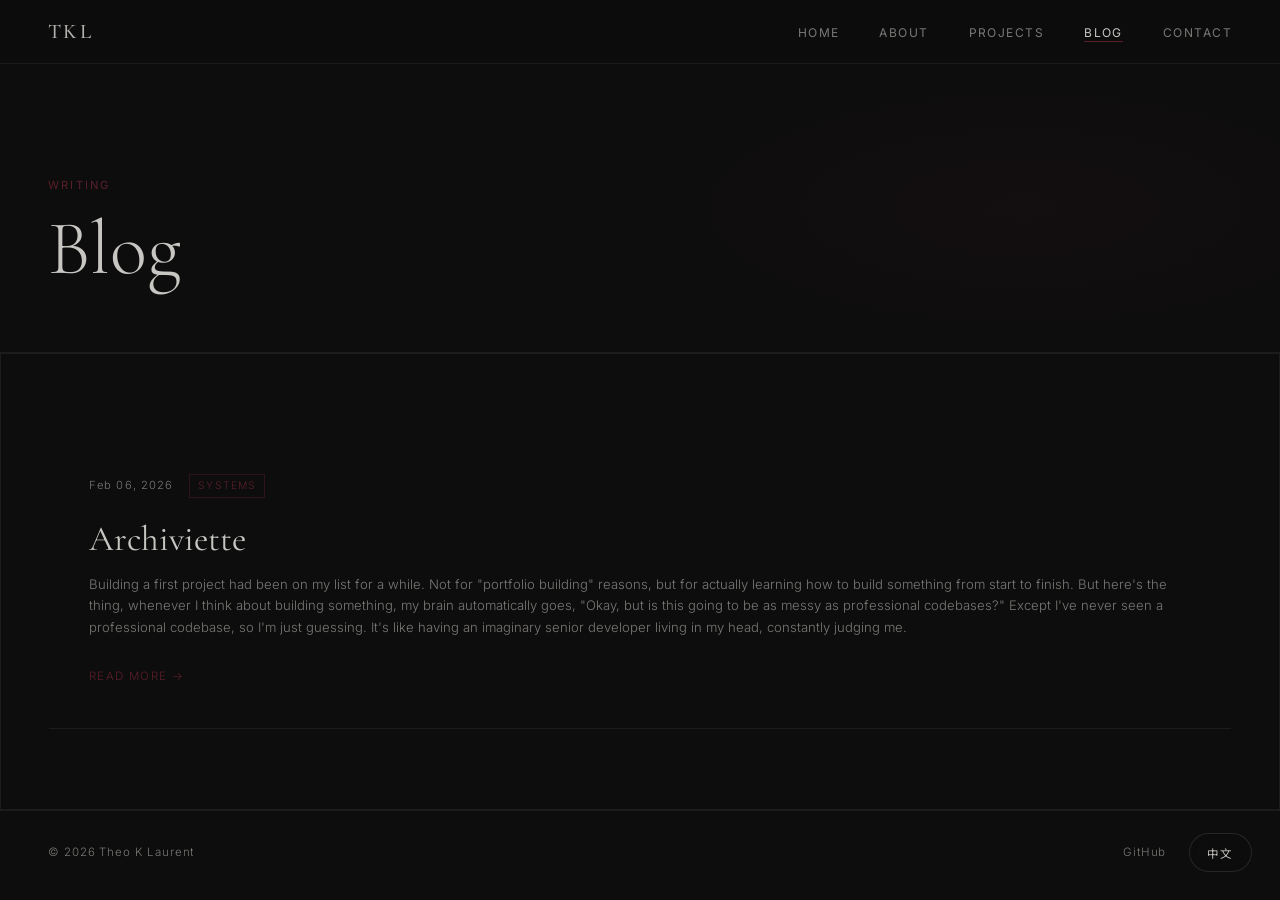
<file: blog.html>
<!doctype html>
<html lang="en">
    <head>
        <meta charset="UTF-8" />
        <meta name="viewport" content="width=device-width, initial-scale=1.0" />
        <title data-en-title="Blog — Theo K Laurent" data-zh-title="博客 — 刘允佑">Blog — Theo K Laurent</title>
        <link rel="preconnect" href="https://fonts.googleapis.com" />
        <link rel="preconnect" href="https://fonts.gstatic.com" crossorigin />
        <link
            href="https://fonts.googleapis.com/css2?family=Cormorant+Garamond:ital,wght@0,300;0,400;0,500;0,600;1,300;1,400;1,500&family=Inter:wght@300;400;500&family=Noto+Sans+SC:wght@300;400;500&display=swap"
            rel="stylesheet"
        />
        <link rel="stylesheet" href="style.css" />
        <script>
            (function () {
                try {
                    if (localStorage.getItem("site-lang") === "zh") {
                        document.documentElement.lang = "zh-CN";
                    }
                } catch (e) {}
            })();
        </script>
    </head>
    <body>
        <nav class="nav">
            <a href="index.html" class="nav-logo">TKL</a>
            <ul class="nav-links">
                <li><a href="index.html" data-en="Home" data-zh="首页">Home</a></li>
                <li><a href="about.html" data-en="About" data-zh="关于">About</a></li>
                <li><a href="projects.html" data-en="Projects" data-zh="项目">Projects</a></li>
                <li><a href="blog.html" class="active" data-en="Blog" data-zh="博客">Blog</a></li>
                <li><a href="contact.html" data-en="Contact" data-zh="联系">Contact</a></li>
            </ul>
            <button class="nav-toggle" aria-label="Toggle menu">
                <span></span><span></span><span></span>
            </button>
        </nav>

        <main>
            <div class="page-header">
                <div class="section-label" data-en="Writing" data-zh="文章">Writing</div>
                <h1 data-en="Blog" data-zh="博客">Blog</h1>
            </div>

            <div class="blog-grid">
                <a href="archiviette.html" class="blog-card featured">
                    <div class="blog-meta">
                        <span class="blog-date">Feb 06, 2026</span>
                        <span class="blog-category" data-en="Systems" data-zh="系统">Systems</span>
                    </div>
                    <h2>Archiviette</h2>
                    <p
                        data-en="Building a first project had been on my list for a while. Not for &quot;portfolio building&quot; reasons, but for actually learning how to build something from start to finish. But here's the thing, whenever I think about building something, my brain automatically goes, &quot;Okay, but is this going to be as messy as professional codebases?&quot; Except I've never seen a professional codebase, so I'm just guessing. It's like having an imaginary senior developer living in my head, constantly judging me."
                        data-zh="做一个属于自己的第一个项目，这件事在我的清单上放了挺久了。倒不是为了「丰富简历」，而是真心想搞清楚一个东西从零到完整到底是怎么做出来的。但有个问题，每次想到要动手做点什么，我脑子里就会自动冒出一句：「行吧，但这会不会跟专业代码库一样乱？」可问题是我压根没见过专业代码库，所以纯粹是瞎猜。就像脑子里住了个虚构的资深开发者，整天在那挑我毛病。"
                    >
                        Building a first project had been on my list for a
                        while. Not for "portfolio building" reasons, but for
                        actually learning how to build something from start to
                        finish. But here's the thing, whenever I think about
                        building something, my brain automatically goes, "Okay,
                        but is this going to be as messy as professional
                        codebases?" Except I've never seen a professional
                        codebase, so I'm just guessing. It's like having an
                        imaginary senior developer living in my head, constantly
                        judging me.
                    </p>
                    <span class="read-more" data-en="Read more →" data-zh="阅读更多 →">Read more →</span>
                </a>
            </div>
        </main>

        <footer class="footer">
            <span>© 2026 <span data-en="Theo K Laurent" data-zh="刘允佑">Theo K Laurent</span></span>
            <div class="footer-links">
                <a href="https://github.com/itheokl" target="_blank">GitHub</a>
                <a href="mailto:theoklaurent@icloud.com" data-en="Email" data-zh="邮箱">Email(ICloud)</a>
            </div>
        </footer>

        <button class="lang-toggle" aria-label="Switch language">
            <span class="lang-toggle-label">中文</span>
        </button>

        <script src="nav.js"></script>
        <script src="lang-toggle.js"></script>
    </body>
</html>
</file>
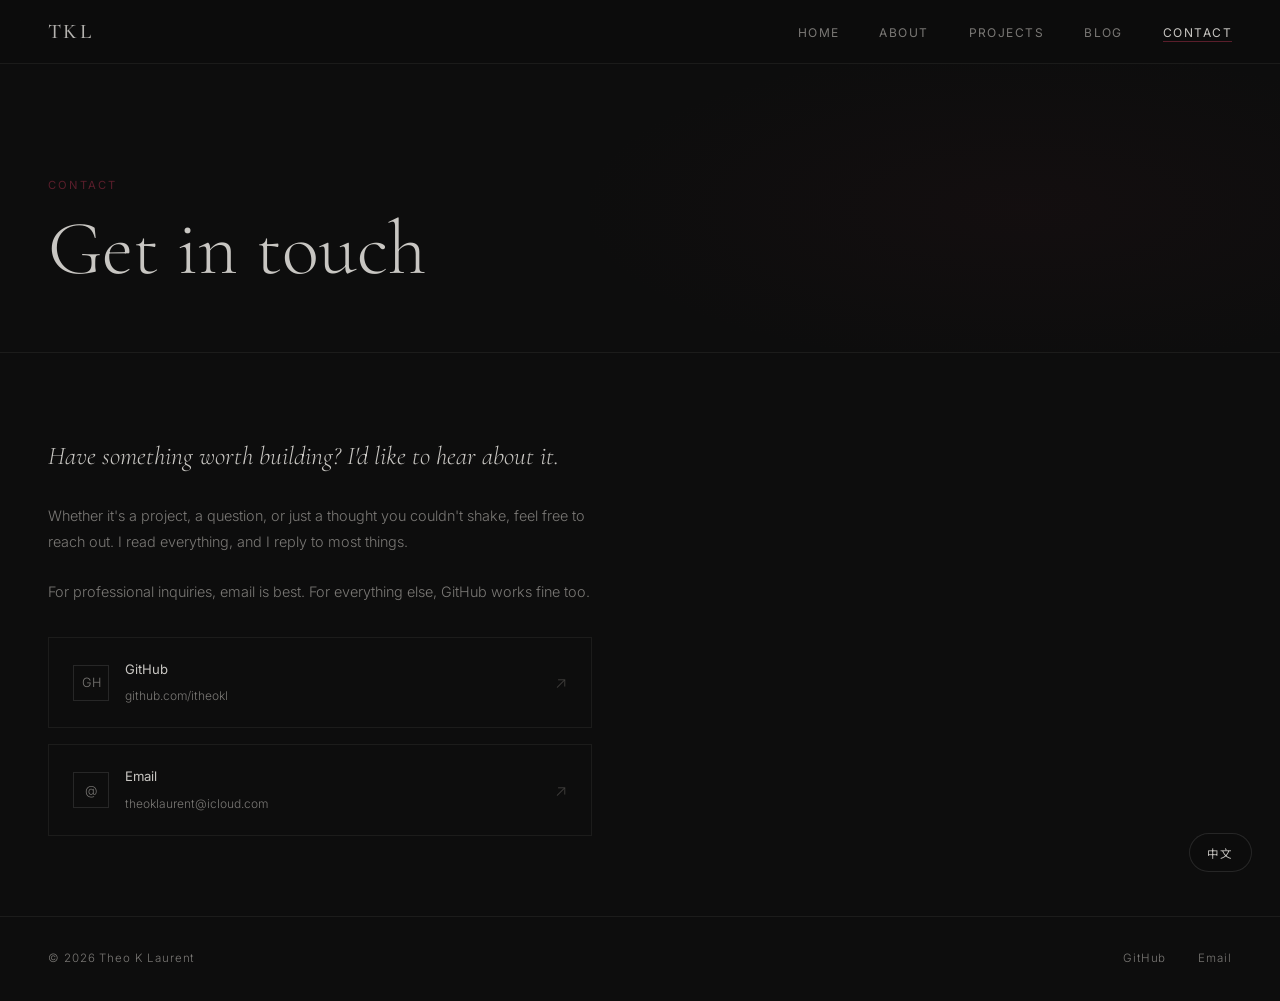
<file: contact.html>
<!doctype html>
<html lang="en">
    <head>
        <meta charset="UTF-8" />
        <meta name="viewport" content="width=device-width, initial-scale=1.0" />
        <title data-en-title="Contact — Theo K Laurent" data-zh-title="联系 — 刘允佑">Contact — Theo K Laurent</title>
        <link rel="preconnect" href="https://fonts.googleapis.com" />
        <link rel="preconnect" href="https://fonts.gstatic.com" crossorigin />
        <link
            href="https://fonts.googleapis.com/css2?family=Cormorant+Garamond:ital,wght@0,300;0,400;0,500;0,600;1,300;1,400;1,500&family=Inter:wght@300;400;500&family=Noto+Sans+SC:wght@300;400;500&display=swap"
            rel="stylesheet"
        />
        <link rel="stylesheet" href="style.css" />
        <script>
            (function () {
                try {
                    if (localStorage.getItem("site-lang") === "zh") {
                        document.documentElement.lang = "zh-CN";
                    }
                } catch (e) {}
            })();
        </script>
    </head>
    <body>
        <nav class="nav">
            <a href="index.html" class="nav-logo">TKL</a>
            <ul class="nav-links">
                <li><a href="index.html" data-en="Home" data-zh="首页">Home</a></li>
                <li><a href="about.html" data-en="About" data-zh="关于">About</a></li>
                <li><a href="projects.html" data-en="Projects" data-zh="项目">Projects</a></li>
                <li><a href="blog.html" data-en="Blog" data-zh="博客">Blog</a></li>
                <li><a href="contact.html" class="active" data-en="Contact" data-zh="联系">Contact</a></li>
            </ul>
            <button class="nav-toggle" aria-label="Toggle menu">
                <span></span><span></span><span></span>
            </button>
        </nav>

        <main>
            <div class="page-header">
                <div class="section-label" data-en="Contact" data-zh="联系">Contact</div>
                <h1 data-en="Get in touch" data-zh="联系我">Get in touch</h1>
            </div>

            <div class="contact-body">
                <div class="contact-text">
                    <p class="large" data-en="Have something worth building? I'd like to hear about it." data-zh="有什么值得动手做的点子吗？我很想听听看。">
                        Have something worth building? I'd like to hear about
                        it.
                    </p>
                    <p
                        data-en="Whether it's a project, a question, or just a thought you couldn't shake, feel free to reach out. I read everything, and I reply to most things."
                        data-zh="不管是一个项目、一个问题，还是一个挥之不去的想法，都欢迎随时联系我。我会看完每一条消息，也会回复大部分。"
                    >
                        Whether it's a project, a question, or just a thought
                        you couldn't shake, feel free to reach out. I read
                        everything, and I reply to most things.
                    </p>
                    <p
                        data-en="For professional inquiries, email is best. For everything else, GitHub works fine too."
                        data-zh="正式的事情通过邮箱联系最好，其他的话 GitHub 也完全没问题。"
                    >
                        For professional inquiries, email is best. For
                        everything else, GitHub works fine too.
                    </p>

                    <div class="contact-links">
                        <a
                            href="https://github.com/itheokl"
                            target="_blank"
                            class="contact-link-item"
                        >
                            <div class="cli-icon">GH</div>
                            <div class="cli-info">
                                <strong>GitHub</strong>
                                <span>github.com/itheokl</span>
                            </div>
                            <span class="cli-arrow">↗</span>
                        </a>
                        <a
                            href="mailto:theoklaurent@icloud.com"
                            class="contact-link-item"
                        >
                            <div class="cli-icon">@</div>
                            <div class="cli-info">
                                <strong data-en="Email" data-zh="邮箱">Email</strong>
                                <span>theoklaurent@icloud.com</span>
                            </div>
                            <span class="cli-arrow">↗</span>
                        </a>
                    </div>
                </div>

            </div>
        </main>

        <footer class="footer">
            <span>© 2026 <span data-en="Theo K Laurent" data-zh="刘允佑">Theo K Laurent</span></span>
            <div class="footer-links">
                <a href="https://github.com/itheokl" target="_blank">GitHub</a>
                <a href="mailto:theoklaurent@icloud.com" data-en="Email" data-zh="邮箱">Email</a>
            </div>
        </footer>

        <button class="lang-toggle" aria-label="Switch language">
            <span class="lang-toggle-label">中文</span>
        </button>

        <script src="nav.js"></script>
        <script src="lang-toggle.js"></script>
    </body>
</html>
</file>
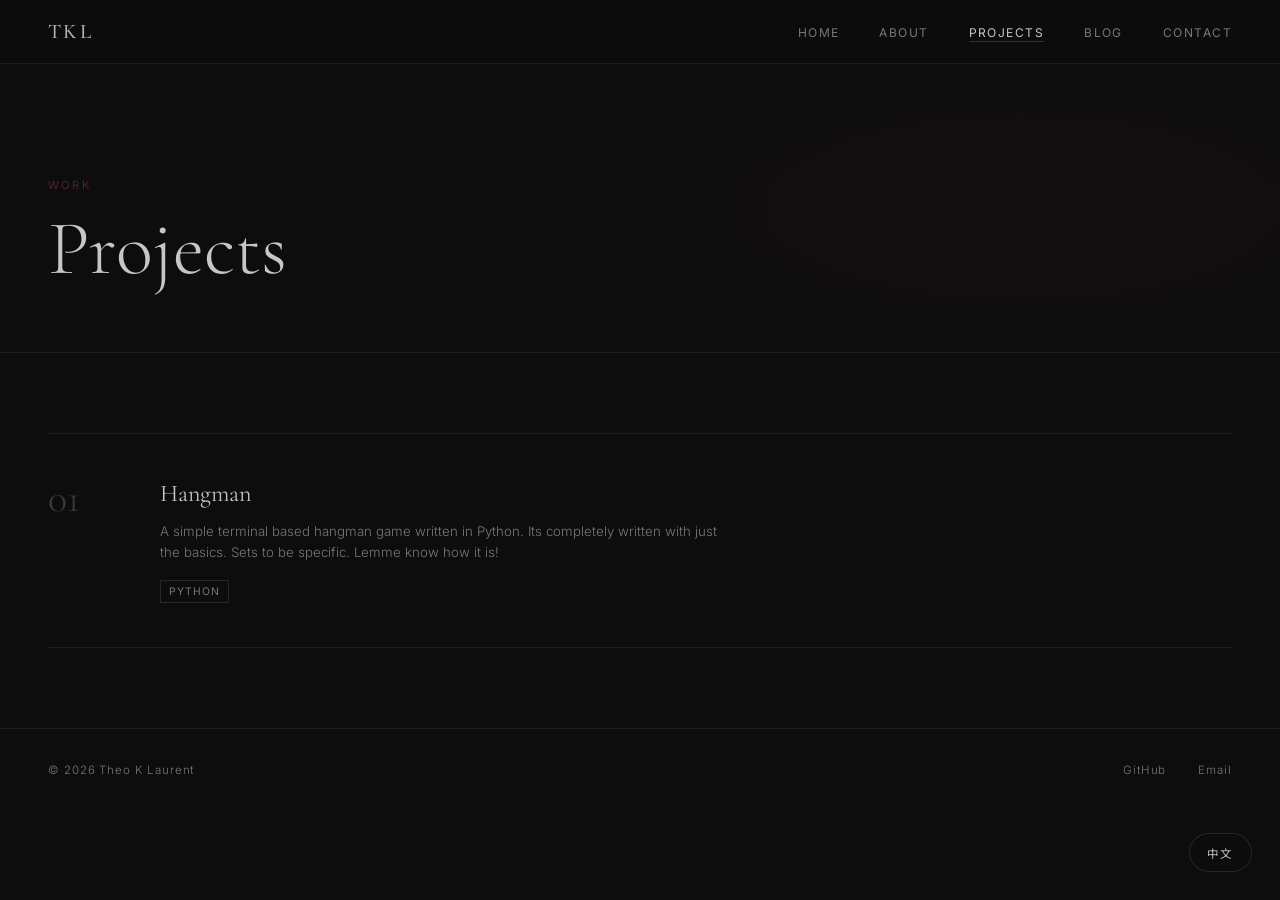
<file: projects.html>
<!doctype html>
<html lang="en">
    <head>
        <meta charset="UTF-8" />
        <meta name="viewport" content="width=device-width, initial-scale=1.0" />
        <title data-en-title="Projects — Theo K Laurent" data-zh-title="项目 — 刘允佑">Projects — Theo K Laurent</title>
        <link rel="preconnect" href="https://fonts.googleapis.com" />
        <link rel="preconnect" href="https://fonts.gstatic.com" crossorigin />
        <link
            href="https://fonts.googleapis.com/css2?family=Cormorant+Garamond:ital,wght@0,300;0,400;0,500;0,600;1,300;1,400;1,500&family=Inter:wght@300;400;500&family=Noto+Sans+SC:wght@300;400;500&display=swap"
            rel="stylesheet"
        />
        <link rel="stylesheet" href="style.css" />
        <script>
            (function () {
                try {
                    if (localStorage.getItem("site-lang") === "zh") {
                        document.documentElement.lang = "zh-CN";
                    }
                } catch (e) {}
            })();
        </script>
    </head>
    <body>
        <nav class="nav">
            <a href="index.html" class="nav-logo">TKL</a>
            <ul class="nav-links">
                <li><a href="index.html" data-en="Home" data-zh="首页">Home</a></li>
                <li><a href="about.html" data-en="About" data-zh="关于">About</a></li>
                <li><a href="projects.html" class="active" data-en="Projects" data-zh="项目">Projects</a></li>
                <li><a href="blog.html" data-en="Blog" data-zh="博客">Blog</a></li>
                <li><a href="contact.html" data-en="Contact" data-zh="联系">Contact</a></li>
            </ul>
            <button class="nav-toggle" aria-label="Toggle menu">
                <span></span><span></span><span></span>
            </button>
        </nav>

        <main>
            <div class="page-header">
                <div class="section-label" data-en="Work" data-zh="作品">Work</div>
                <h1 data-en="Projects" data-zh="项目">Projects</h1>
            </div>

            <div class="projects-full">
                <a href="https://github.com/iTheoKL/hangman" class="project-full-card">
                    <div class="pfc-num">01</div>
                    <div class="pfc-body">
                        <h3>Hangman</h3>
                        <p
                            data-en="A simple terminal based hangman game written in Python. Its completely written with just the basics. Sets to be specific. Lemme know how it is!"
                            data-zh="一个用 Python 写的简单终端版猎人游戏。完全用最基础的东西写成的，具体来说就是用了集合（sets）。欢迎告诉我用下来感觉怎么样！"
                        >
                            A simple terminal based hangman game written in Python. Its completely written with just the basics. Sets to be specific. Lemme know how it is!
                        </p>
                        <div class="pfc-tags">
                            <span class="tag">Python</span>
                        </div>
                    </div>
                    <div class="pfc-arrow">↗</div>
                </a>
            </div>
        </main>

        <footer class="footer">
            <span>© 2026 <span data-en="Theo K Laurent" data-zh="刘允佑">Theo K Laurent</span></span>
            <div class="footer-links">
                <a href="https://github.com/itheokl" target="_blank">GitHub</a>
                <a href="mailto:theoklaurent@icloud.com" data-en="Email" data-zh="邮箱">Email</a>
            </div>
        </footer>

        <button class="lang-toggle" aria-label="Switch language">
            <span class="lang-toggle-label">中文</span>
        </button>

        <script src="nav.js"></script>
        <script src="lang-toggle.js"></script>
    </body>
</html>
</file>
<file: style.css>
/* ─────────────────────────────────────────
   TOKENS
───────────────────────────────────────── */
:root {
  --bg:        #0D0D0D;
  --surface:   #2A1F1B;
  --accent:    #5A1E2B;
  --plum:      #4A314D;
  --text:      #C8C6C2;
  --text-dim:  #7A7875;
  --text-faint:#3E3C3A;
  --border:    rgba(200,198,194,0.08);
  --border-md: rgba(200,198,194,0.14);

  --font-head: 'Cormorant Garamond', Georgia, serif;
  --font-body: 'Inter', 'Noto Sans SC', system-ui, sans-serif;

  --ease: cubic-bezier(0.16, 1, 0.3, 1);
}

/* ─────────────────────────────────────────
   RESET
───────────────────────────────────────── */
*, *::before, *::after { box-sizing: border-box; margin: 0; padding: 0; }
html { scroll-behavior: smooth; }

body {
  background: var(--bg);
  color: var(--text);
  font-family: var(--font-body);
  font-size: 15px;
  font-weight: 300;
  line-height: 1.7;
  min-height: 100vh;
  -webkit-font-smoothing: antialiased;
}

a { color: inherit; text-decoration: none; }
img { display: block; max-width: 100%; }

/* ─────────────────────────────────────────
   NAV
───────────────────────────────────────── */
.nav {
  position: fixed;
  top: 0; left: 0; right: 0;
  z-index: 100;
  display: flex;
  align-items: center;
  justify-content: space-between;
  padding: 0 3rem;
  height: 64px;
  background: rgba(13,13,13,0.85);
  backdrop-filter: blur(12px);
  border-bottom: 1px solid var(--border);
}

.nav-logo {
  font-family: var(--font-head);
  font-size: 1.3rem;
  font-weight: 500;
  letter-spacing: 0.12em;
  color: var(--text);
  opacity: 0.9;
  transition: opacity 0.2s;
}
.nav-logo:hover { opacity: 1; }

.nav-links {
  display: flex;
  gap: 2.5rem;
  list-style: none;
}
.nav-links a {
  font-size: 0.75rem;
  font-weight: 400;
  letter-spacing: 0.12em;
  text-transform: uppercase;
  color: var(--text-dim);
  transition: color 0.2s;
  position: relative;
}
.nav-links a::after {
  content: '';
  position: absolute;
  bottom: -2px; left: 0;
  width: 0; height: 1px;
  background: var(--accent);
  transition: width 0.3s var(--ease);
}
.nav-links a:hover, .nav-links a.active {
  color: var(--text);
}
.nav-links a:hover::after, .nav-links a.active::after {
  width: 100%;
}

.lang-toggle {
  position: fixed;
  bottom: 1.75rem;
  right: 1.75rem;
  z-index: 200;
  font-family: var(--font-body);
  font-size: 0.72rem;
  font-weight: 400;
  letter-spacing: 0.1em;
  color: var(--text);
  background: rgba(13,13,13,0.9);
  border: 1px solid var(--border-md);
  padding: 0.65rem 1.1rem;
  border-radius: 999px;
  cursor: pointer;
  backdrop-filter: blur(10px);
  transition: border-color 0.2s, background 0.2s, transform 0.2s;
}
.lang-toggle:hover {
  border-color: var(--text-dim);
  background: rgba(13,13,13,0.97);
  transform: translateY(-1px);
}

.nav-toggle {
  display: none;
  flex-direction: column;
  gap: 5px;
  background: none;
  border: none;
  cursor: pointer;
  padding: 4px;
}
.nav-toggle span {
  display: block;
  width: 22px; height: 1px;
  background: var(--text);
  transition: transform 0.3s, opacity 0.3s;
}

/* ─────────────────────────────────────────
   LAYOUT
───────────────────────────────────────── */
main {
  padding-top: 64px;
}

.section-label {
  font-size: 0.7rem;
  font-weight: 400;
  letter-spacing: 0.2em;
  text-transform: uppercase;
  color: var(--accent);
  margin-bottom: 2rem;
}

/* ─────────────────────────────────────────
   HERO
───────────────────────────────────────── */
.hero {
  min-height: calc(100vh - 64px);
  display: flex;
  align-items: center;
  padding: 5rem 3rem 5rem;
  position: relative;
  overflow: hidden;
}

.hero::before {
  content: '';
  position: absolute;
  top: 0; left: 0; right: 0; bottom: 0;
  background:
    radial-gradient(ellipse 60% 50% at 70% 50%, rgba(90,30,43,0.12) 0%, transparent 70%),
    radial-gradient(ellipse 40% 40% at 30% 70%, rgba(74,49,77,0.08) 0%, transparent 60%);
  pointer-events: none;
}

.hero-inner {
  max-width: 680px;
  position: relative;
  z-index: 1;
}

.hero-eyebrow {
  font-size: 0.72rem;
  font-weight: 400;
  letter-spacing: 0.22em;
  text-transform: uppercase;
  color: var(--text-dim);
  margin-bottom: 1rem;
}

.hero-title {
  font-family: var(--font-head);
  font-size: clamp(3.5rem, 8vw, 7rem);
  font-weight: 300;
  line-height: 0.95;
  letter-spacing: -0.01em;
  color: var(--text);
  margin-bottom: 2.5rem;
}

.hero-quote {
  font-family: var(--font-head);
  font-style: italic;
  font-size: clamp(1.1rem, 2vw, 1.35rem);
  font-weight: 300;
  line-height: 1.6;
  color: var(--text-dim);
  border-left: 2px solid var(--accent);
  padding-left: 1.5rem;
  margin-bottom: 3rem;
}

.hero-cta {
  display: flex;
  gap: 1rem;
  flex-wrap: wrap;
}

.btn-primary {
  display: inline-block;
  padding: 0.75rem 2rem;
  background: var(--accent);
  color: var(--text);
  font-size: 0.75rem;
  font-weight: 400;
  letter-spacing: 0.14em;
  text-transform: uppercase;
  transition: background 0.2s, transform 0.2s;
}
.btn-primary:hover {
  background: #6e2435;
  transform: translateY(-1px);
}

.btn-ghost {
  display: inline-block;
  padding: 0.75rem 2rem;
  border: 1px solid var(--border-md);
  color: var(--text-dim);
  font-size: 0.75rem;
  font-weight: 400;
  letter-spacing: 0.14em;
  text-transform: uppercase;
  transition: border-color 0.2s, color 0.2s;
}
.btn-ghost:hover {
  border-color: var(--text-dim);
  color: var(--text);
}

.hero-deco {
  position: absolute;
  right: 3rem;
  top: 50%;
  transform: translateY(-50%);
  pointer-events: none;
}
.deco-line {
  width: 1px;
  height: 240px;
  background: linear-gradient(to bottom, transparent, var(--border-md), transparent);
  margin: 0 auto 2rem;
}
.deco-circle {
  width: 80px; height: 80px;
  border: 1px solid var(--border);
  border-radius: 50%;
  margin: 0 auto;
  position: relative;
}
.deco-circle::after {
  content: '';
  position: absolute;
  inset: 12px;
  border: 1px solid var(--border-md);
  border-radius: 50%;
}

/* ─────────────────────────────────────────
   FEATURED PROJECTS
───────────────────────────────────────── */
.section-featured {
  padding: 6rem 3rem;
  border-top: 1px solid var(--border);
}

.projects-grid {
  display: grid;
  grid-template-columns: repeat(auto-fit, minmax(280px, 1fr));
  gap: 1px;
  border: 1px solid var(--border);
}

.project-card {
  display: grid;
  grid-template-columns: auto 1fr auto;
  gap: 1.5rem;
  align-items: start;
  padding: 2rem;
  background: transparent;
  border: none;
  transition: background 0.3s;
  position: relative;
}
.project-card:hover {
  background: rgba(255,255,255,0.02);
}
.project-card:not(:last-child) {
  border-right: 1px solid var(--border);
}

.project-num {
  font-family: var(--font-head);
  font-size: 3rem;
  font-weight: 300;
  color: var(--text-faint);
  line-height: 1;
  margin-top: 0.1rem;
}

.project-info h3 {
  font-family: var(--font-head);
  font-size: 1.3rem;
  font-weight: 400;
  color: var(--text);
  margin-bottom: 0.6rem;
}
.project-info p {
  font-size: 0.82rem;
  color: var(--text-dim);
  line-height: 1.6;
  margin-bottom: 1rem;
}
.tag {
  display: inline-block;
  font-size: 0.65rem;
  font-weight: 400;
  letter-spacing: 0.1em;
  text-transform: uppercase;
  color: var(--text-dim);
  border: 1px solid var(--border-md);
  padding: 2px 8px;
  margin-right: 6px;
  margin-bottom: 4px;
  transition: border-color 0.2s, color 0.2s;
}
.project-card:hover .tag {
  border-color: rgba(90,30,43,0.4);
  color: var(--text);
}

.project-arrow {
  font-size: 1.1rem;
  color: var(--text-faint);
  opacity: 0;
  transform: translateX(-6px);
  transition: opacity 0.2s, transform 0.3s var(--ease), color 0.2s;
}
.project-card:hover .project-arrow {
  opacity: 1;
  transform: translateX(0);
  color: var(--accent);
}

/* ─────────────────────────────────────────
   BLOG PREVIEW
───────────────────────────────────────── */
.section-blog-preview {
  padding: 6rem 3rem;
  border-top: 1px solid var(--border);
}

.posts-list {
  margin-bottom: 2rem;
}

.post-row {
  display: grid;
  grid-template-columns: 90px 1fr auto;
  align-items: center;
  gap: 2rem;
  padding: 1.25rem 0;
  border-bottom: 1px solid var(--border);
  transition: background 0.2s;
}
.post-row:first-child {
  border-top: 1px solid var(--border);
}

.post-date {
  font-size: 0.72rem;
  letter-spacing: 0.1em;
  color: var(--text-dim);
  white-space: nowrap;
}
.post-title {
  font-family: var(--font-head);
  font-size: 1.15rem;
  font-weight: 400;
  color: var(--text);
  transition: color 0.2s;
}
.post-row:hover .post-title { color: var(--text); }
.post-arrow {
  color: var(--text-faint);
  opacity: 0;
  transition: opacity 0.2s, color 0.2s;
}
.post-row:hover .post-arrow {
  opacity: 1;
  color: var(--accent);
}

.view-all {
  font-size: 0.75rem;
  letter-spacing: 0.12em;
  text-transform: uppercase;
  color: var(--text-dim);
  transition: color 0.2s;
}
.view-all:hover { color: var(--text); }

/* ─────────────────────────────────────────
   PAGE HEADER (inner pages)
───────────────────────────────────────── */
.page-header {
  padding: 7rem 3rem 4rem;
  border-bottom: 1px solid var(--border);
  position: relative;
  overflow: hidden;
}
.page-header::before {
  content: '';
  position: absolute;
  top: 0; left: 0; right: 0; bottom: 0;
  background: radial-gradient(ellipse 50% 80% at 80% 50%, rgba(90,30,43,0.08) 0%, transparent 70%);
  pointer-events: none;
}
.page-header .section-label { margin-bottom: 1rem; }
.page-header h1 {
  font-family: var(--font-head);
  font-size: clamp(2.5rem, 6vw, 5rem);
  font-weight: 300;
  line-height: 1;
  color: var(--text);
  position: relative;
}

/* ─────────────────────────────────────────
   ABOUT PAGE
───────────────────────────────────────── */
.about-body {
  padding: 5rem 3rem;
  display: grid;
  grid-template-columns: 1fr 380px;
  gap: 6rem;
  align-items: start;
}
.about-text p {
  font-size: 1rem;
  color: var(--text-dim);
  line-height: 1.8;
  margin-bottom: 1.5rem;
}
.about-text p:first-child {
  font-family: var(--font-head);
  font-size: 1.5rem;
  font-weight: 300;
  line-height: 1.5;
  color: var(--text);
  font-style: italic;
}
.skills-block {
  border: 1px solid var(--border);
  padding: 2rem;
  position: sticky;
  top: 80px;
}
.skills-block h3 {
  font-size: 0.7rem;
  font-weight: 400;
  letter-spacing: 0.18em;
  text-transform: uppercase;
  color: var(--accent);
  margin-bottom: 1.5rem;
}
.skill-list {
  list-style: none;
  display: flex;
  flex-wrap: wrap;
  gap: 8px;
}
.skill-list li {
  font-size: 0.75rem;
  color: var(--text-dim);
  border: 1px solid var(--border-md);
  padding: 4px 12px;
  letter-spacing: 0.05em;
  transition: color 0.2s, border-color 0.2s;
}
.skill-list li:hover {
  color: var(--text);
  border-color: rgba(90,30,43,0.5);
}
.timeline {
  margin-top: 2.5rem;
}
.timeline h3 {
  font-size: 0.7rem;
  font-weight: 400;
  letter-spacing: 0.18em;
  text-transform: uppercase;
  color: var(--accent);
  margin-bottom: 1.5rem;
}
.timeline-item {
  display: grid;
  grid-template-columns: 72px 1fr;
  gap: 1rem;
  margin-bottom: 1.5rem;
}
.tl-year {
  font-size: 0.72rem;
  letter-spacing: 0.08em;
  color: var(--text-dim);
  padding-top: 2px;
}
.tl-content strong {
  display: block;
  font-weight: 400;
  font-size: 0.85rem;
  color: var(--text);
  margin-bottom: 2px;
}
.tl-content span {
  font-size: 0.78rem;
  color: var(--text-dim);
}

/* ─────────────────────────────────────────
   PROJECTS PAGE
───────────────────────────────────────── */
.projects-full {
  padding: 5rem 3rem;
}
.project-full-card {
  display: grid;
  grid-template-columns: 80px 1fr auto;
  align-items: start;
  gap: 2rem;
  padding: 2.5rem 0;
  border-bottom: 1px solid var(--border);
  transition: background 0.2s;
  cursor: pointer;
}
.project-full-card:first-child { border-top: 1px solid var(--border); }
.project-full-card:hover { background: rgba(255,255,255,0.015); }

.pfc-num {
  font-family: var(--font-head);
  font-size: 2.5rem;
  font-weight: 300;
  color: var(--text-faint);
  line-height: 1;
  margin-top: 4px;
}
.pfc-body h3 {
  font-family: var(--font-head);
  font-size: 1.5rem;
  font-weight: 400;
  color: var(--text);
  margin-bottom: 0.4rem;
}
.pfc-body p {
  font-size: 0.83rem;
  color: var(--text-dim);
  line-height: 1.6;
  max-width: 560px;
  margin-bottom: 1rem;
}
.pfc-tags { display: flex; flex-wrap: wrap; gap: 6px; }
.pfc-arrow {
  font-size: 1.2rem;
  color: var(--text-faint);
  opacity: 0;
  transition: opacity 0.2s, color 0.2s;
  margin-top: 6px;
  white-space: nowrap;
}
.project-full-card:hover .pfc-arrow {
  opacity: 1;
  color: var(--accent);
}

/* ─────────────────────────────────────────
   BLOG PAGE
───────────────────────────────────────── */
.blog-grid {
  padding: 5rem 3rem;
  display: grid;
  grid-template-columns: 1fr 1fr;
  gap: 1px;
  border: 1px solid var(--border);
}
.blog-card {
  padding: 2.5rem;
  border: none;
  transition: background 0.3s;
}
.blog-card:hover { background: rgba(255,255,255,0.02); }
.blog-card.featured {
  grid-column: span 2;
  border-bottom: 1px solid var(--border);
}
.blog-card:nth-child(even) {
  border-left: 1px solid var(--border);
}

.blog-meta {
  display: flex;
  align-items: center;
  gap: 1rem;
  margin-bottom: 1.2rem;
}
.blog-date {
  font-size: 0.7rem;
  letter-spacing: 0.1em;
  color: var(--text-dim);
}
.blog-category {
  font-size: 0.65rem;
  letter-spacing: 0.1em;
  text-transform: uppercase;
  color: var(--accent);
  border: 1px solid rgba(90,30,43,0.4);
  padding: 2px 8px;
}
.blog-card h2 {
  font-family: var(--font-head);
  font-size: 1.45rem;
  font-weight: 400;
  color: var(--text);
  margin-bottom: 0.8rem;
  line-height: 1.25;
  transition: color 0.2s;
}
.blog-card.featured h2 {
  font-size: clamp(1.6rem, 3vw, 2.2rem);
}
.blog-card:hover h2 { color: var(--text); }
.blog-card p {
  font-size: 0.82rem;
  color: var(--text-dim);
  line-height: 1.65;
  margin-bottom: 1.5rem;
}
.read-more {
  font-size: 0.72rem;
  letter-spacing: 0.12em;
  text-transform: uppercase;
  color: var(--accent);
  transition: letter-spacing 0.2s;
}
.blog-card:hover .read-more { letter-spacing: 0.18em; }

/* ─────────────────────────────────────────
   CONTACT PAGE
───────────────────────────────────────── */
.contact-body {
  padding: 5rem 3rem;
  display: grid;
  grid-template-columns: 1fr 1fr;
  gap: 6rem;
  align-items: start;
}
.contact-text p {
  font-size: 0.9rem;
  color: var(--text-dim);
  line-height: 1.8;
  margin-bottom: 1.5rem;
}
.contact-text .large {
  font-family: var(--font-head);
  font-size: 1.6rem;
  font-weight: 300;
  color: var(--text);
  font-style: italic;
  margin-bottom: 1.5rem;
}
.contact-links {
  display: flex;
  flex-direction: column;
  gap: 1rem;
  margin-top: 2rem;
}
.contact-link-item {
  display: flex;
  align-items: center;
  gap: 1rem;
  padding: 1.25rem 1.5rem;
  border: 1px solid var(--border);
  transition: border-color 0.2s, background 0.2s;
}
.contact-link-item:hover {
  border-color: var(--border-md);
  background: rgba(255,255,255,0.02);
}
.cli-icon {
  width: 36px; height: 36px;
  border: 1px solid var(--border-md);
  display: flex; align-items: center; justify-content: center;
  font-size: 0.8rem;
  color: var(--text-dim);
  flex-shrink: 0;
}
.cli-info strong {
  display: block;
  font-size: 0.82rem;
  font-weight: 400;
  color: var(--text);
  margin-bottom: 2px;
}
.cli-info span {
  font-size: 0.75rem;
  color: var(--text-dim);
}
.cli-arrow {
  margin-left: auto;
  color: var(--text-faint);
  font-size: 1rem;
  transition: color 0.2s, transform 0.2s;
}
.contact-link-item:hover .cli-arrow {
  color: var(--accent);
  transform: translateX(4px);
}

.contact-form-block {
  border: 1px solid var(--border);
  padding: 2.5rem;
}
.contact-form-block h3 {
  font-family: var(--font-head);
  font-size: 1.3rem;
  font-weight: 400;
  color: var(--text);
  margin-bottom: 2rem;
}
.form-group {
  margin-bottom: 1.5rem;
}
.form-group label {
  display: block;
  font-size: 0.7rem;
  font-weight: 400;
  letter-spacing: 0.14em;
  text-transform: uppercase;
  color: var(--text-dim);
  margin-bottom: 0.5rem;
}
.form-group input,
.form-group textarea {
  width: 100%;
  background: transparent;
  border: 1px solid var(--border-md);
  color: var(--text);
  font-family: var(--font-body);
  font-size: 0.85rem;
  font-weight: 300;
  padding: 0.75rem 1rem;
  outline: none;
  transition: border-color 0.2s;
  resize: none;
}
.form-group input:focus,
.form-group textarea:focus {
  border-color: rgba(90,30,43,0.7);
}
.form-group input::placeholder,
.form-group textarea::placeholder {
  color: var(--text-faint);
}
.form-submit {
  display: inline-block;
  padding: 0.75rem 2.5rem;
  background: var(--accent);
  color: var(--text);
  font-family: var(--font-body);
  font-size: 0.75rem;
  font-weight: 400;
  letter-spacing: 0.14em;
  text-transform: uppercase;
  border: none;
  cursor: pointer;
  transition: background 0.2s;
  width: 100%;
  margin-top: 0.5rem;
}
.form-submit:hover { background: #6e2435; }

/* ─────────────────────────────────────────
   FOOTER
───────────────────────────────────────── */
.footer {
  padding: 2rem 3rem;
  border-top: 1px solid var(--border);
  display: flex;
  align-items: center;
  justify-content: space-between;
  font-size: 0.72rem;
  color: var(--text-dim);
  letter-spacing: 0.08em;
}
.footer-links {
  display: flex;
  gap: 2rem;
}
.footer-links a {
  transition: color 0.2s;
}
.footer-links a:hover { color: var(--text); }

/* ─────────────────────────────────────────
   RESPONSIVE
───────────────────────────────────────── */
@media (max-width: 900px) {
  .about-body { grid-template-columns: 1fr; gap: 3rem; }
  .skills-block { position: static; }
  .contact-body { grid-template-columns: 1fr; gap: 3rem; }
  .blog-grid { grid-template-columns: 1fr; }
  .blog-card.featured { grid-column: span 1; }
  .blog-card:nth-child(even) { border-left: none; border-top: 1px solid var(--border); }
  .project-card:not(:last-child) { border-right: none; }
  .projects-grid { grid-template-columns: 1fr; border: none; gap: 1px; }
  .project-card { border: 1px solid var(--border); }
}

@media (max-width: 640px) {
  .nav { padding: 0 1.5rem; }
  .lang-toggle { bottom: 1.25rem; right: 1.25rem; padding: 0.55rem 0.95rem; font-size: 0.68rem; }
  .nav-links { display: none; }
  .nav-links.open {
    display: flex;
    flex-direction: column;
    position: absolute;
    top: 64px; left: 0; right: 0;
    background: rgba(13,13,13,0.97);
    padding: 2rem 1.5rem;
    gap: 1.5rem;
    border-bottom: 1px solid var(--border);
  }
  .nav-toggle { display: flex; }

  .hero { padding: 4rem 1.5rem; }
  .hero-deco { display: none; }
  .section-featured, .section-blog-preview { padding: 4rem 1.5rem; }
  .page-header { padding: 5rem 1.5rem 3rem; }
  .about-body, .contact-body, .projects-full { padding: 3rem 1.5rem; }
  .blog-grid { padding: 3rem 1.5rem; }
  .footer { padding: 1.5rem; flex-direction: column; gap: 1rem; text-align: center; }
  .post-row { grid-template-columns: 70px 1fr; gap: 1rem; }
  .post-arrow { display: none; }
  .project-full-card { grid-template-columns: 60px 1fr; }
  .pfc-arrow { display: none; }
}

/* ─────────────────────────────────────────
   ANIMATIONS
───────────────────────────────────────── */
@keyframes fadeUp {
  from { opacity: 0; transform: translateY(20px); }
  to   { opacity: 1; transform: translateY(0); }
}

.hero-eyebrow  { animation: fadeUp 0.7s var(--ease) 0.1s both; }
.hero-title    { animation: fadeUp 0.8s var(--ease) 0.2s both; }
.hero-quote    { animation: fadeUp 0.8s var(--ease) 0.35s both; }
.hero-cta      { animation: fadeUp 0.8s var(--ease) 0.5s both; }
.hero-deco     { animation: fadeUp 0.8s var(--ease) 0.6s both; }
</file>
